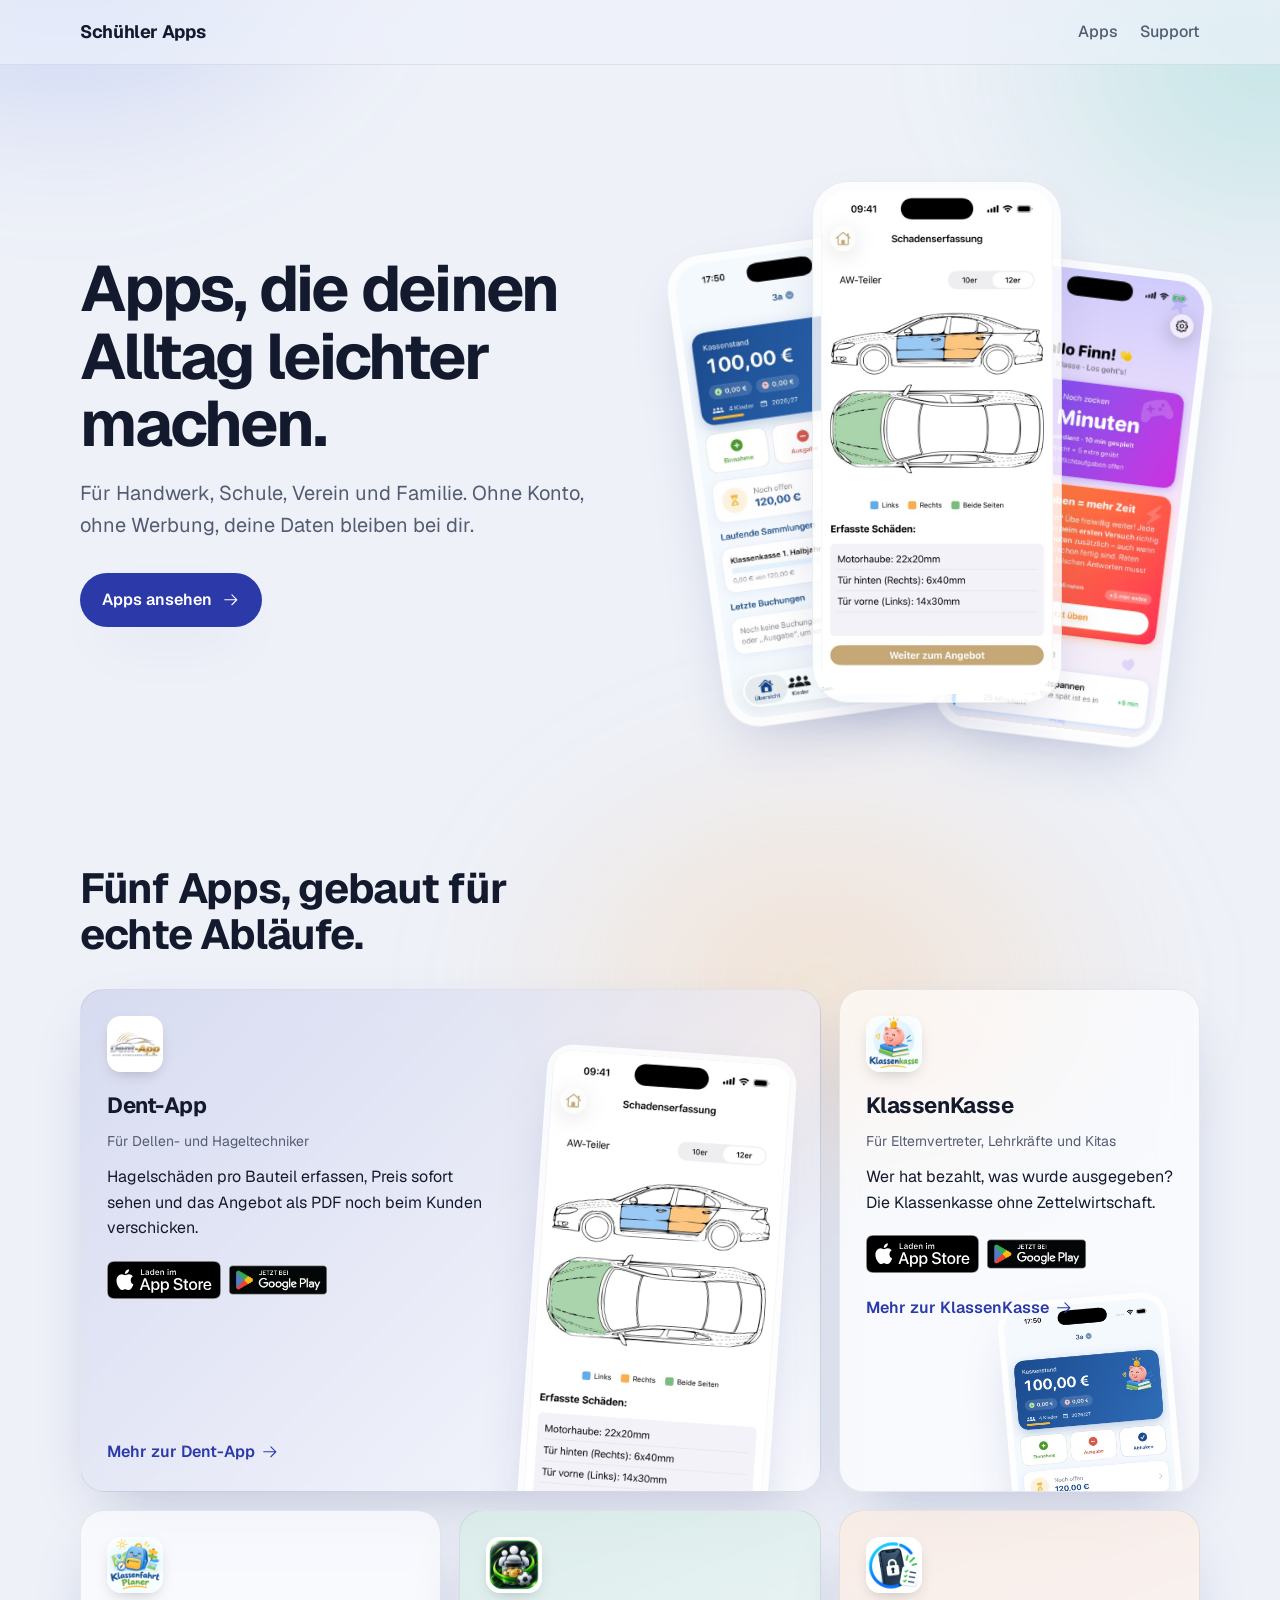
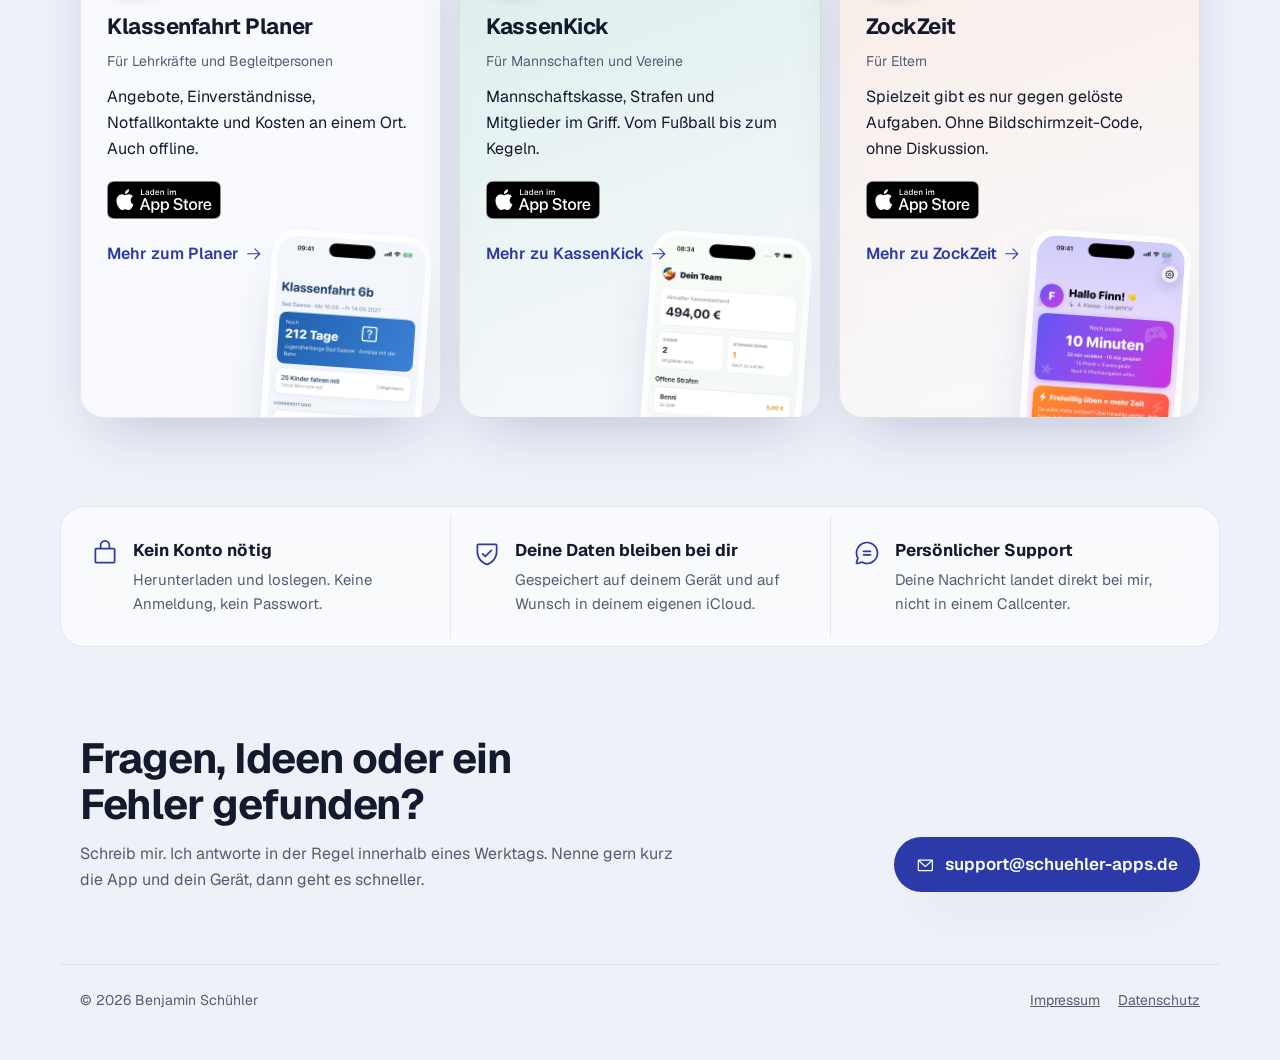
<file: index.html>
<!doctype html>
<html lang="de">
<head>
  <meta charset="utf-8">
  <meta name="viewport" content="width=device-width, initial-scale=1">
  <title>Apps von Benjamin Schühler</title>
  <meta name="description" content="Apps für Handwerk, Schule, Verein und Familie: Dent-App, KlassenKasse, Klassenfahrt Planer, KassenKick und ZockZeit. Ohne Konto, deine Daten bleiben bei dir.">
  <meta name="theme-color" content="#eef1f8">
  <link rel="icon" href="assets/dent-app.jpg">
  <link rel="preload" href="assets/fonts/Geist-Variable.woff2" as="font" type="font/woff2" crossorigin>
  <link rel="stylesheet" href="style.css?v=987d6cf9">
</head>
<body>
  <div class="aurora" aria-hidden="true"></div>

  <header class="nav">
    <div class="wrap nav-inner">
      <a class="brand" href="./">Schühler Apps</a>
      <nav aria-label="Hauptnavigation">
        <a href="#apps">Apps</a>
        <a href="#support">Support</a>
      </nav>
    </div>
  </header>

  <main>
    <section class="hero wrap">
      <div class="hero-text">
        <h1>Apps, die deinen Alltag leichter machen.</h1>
        <p class="lead">Für Handwerk, Schule, Verein und Familie. Ohne Konto, ohne Werbung, deine Daten bleiben bei dir.</p>
        <a class="btn" href="#apps">Apps ansehen <span class="icon"><svg aria-hidden="true" focusable="false" xmlns="http://www.w3.org/2000/svg" viewBox="0 0 256 256" fill="currentColor"><path d="M221.66,133.66l-72,72a8,8,0,0,1-11.32-11.32L196.69,136H40a8,8,0,0,1,0-16H196.69L138.34,61.66a8,8,0,0,1,11.32-11.32l72,72A8,8,0,0,1,221.66,133.66Z"/></svg></span></a>
      </div>
      <div class="hero-phones" aria-hidden="true">
        <figure class="phone p-back"><img src="assets/screens/klassenkasse.jpg" alt="" width="600" height="1299"></figure>
        <figure class="phone p-front"><img src="assets/screens/dent-app.jpg" alt="" width="552" height="1200"></figure>
        <figure class="phone p-side"><img src="assets/screens/zockzeit.jpg" alt="" width="600" height="1304"></figure>
      </div>
    </section>

    <section class="apps wrap" id="apps">
      <h2 class="reveal">Fünf Apps, gebaut für echte Abläufe.</h2>

      <div class="bento">
        <article class="cell c-dent reveal">
          <div class="cell-text">
            <img class="app-icon" src="assets/dent-app.jpg" alt="" width="64" height="64">
            <h3>Dent-App</h3>
            <p class="fuer">Für Dellen- und Hageltechniker</p>
            <p>Hagelschäden pro Bauteil erfassen, Preis sofort sehen und das Angebot als PDF noch beim Kunden verschicken.</p>
            <div class="links">
              <a href="https://apps.apple.com/de/app/id6809597661"><img src="assets/app-store-de.svg" alt="Laden im App Store" width="120" height="40"></a>
              <a href="https://play.google.com/store/apps/details?id=com.dentiq.app"><img class="gp" src="assets/google-play-de.png" alt="Jetzt bei Google Play" width="135" height="40"></a>
            </div>
            <a class="more" href="https://dent-app.de">Mehr zur Dent-App <span class="icon"><svg aria-hidden="true" focusable="false" xmlns="http://www.w3.org/2000/svg" viewBox="0 0 256 256" fill="currentColor"><path d="M221.66,133.66l-72,72a8,8,0,0,1-11.32-11.32L196.69,136H40a8,8,0,0,1,0-16H196.69L138.34,61.66a8,8,0,0,1,11.32-11.32l72,72A8,8,0,0,1,221.66,133.66Z"/></svg></span></a>
          </div>
          <img class="shot" src="assets/screens/dent-app.jpg" alt="Dent-App: Schadenserfassung mit farbig markierten Bauteilen" width="552" height="1200" loading="lazy">
        </article>

        <article class="cell c-kasse reveal">
          <div class="cell-text">
            <img class="app-icon" src="assets/klassenkasse.jpg" alt="" width="64" height="64">
            <h3>KlassenKasse</h3>
            <p class="fuer">Für Elternvertreter, Lehrkräfte und Kitas</p>
            <p>Wer hat bezahlt, was wurde ausgegeben? Die Klassenkasse ohne Zettelwirtschaft.</p>
            <div class="links">
              <a href="https://apps.apple.com/de/app/id6815326031"><img src="assets/app-store-de.svg" alt="Laden im App Store" width="120" height="40"></a>
              <a href="https://play.google.com/store/apps/details?id=com.benjaminschuehler.klassenkasse"><img class="gp" src="assets/google-play-de.png" alt="Jetzt bei Google Play" width="135" height="40"></a>
            </div>
            <a class="more" href="https://bennikrafft-beep.github.io/KlassenKasse/">Mehr zur KlassenKasse <span class="icon"><svg aria-hidden="true" focusable="false" xmlns="http://www.w3.org/2000/svg" viewBox="0 0 256 256" fill="currentColor"><path d="M221.66,133.66l-72,72a8,8,0,0,1-11.32-11.32L196.69,136H40a8,8,0,0,1,0-16H196.69L138.34,61.66a8,8,0,0,1,11.32-11.32l72,72A8,8,0,0,1,221.66,133.66Z"/></svg></span></a>
          </div>
          <img class="shot" src="assets/screens/klassenkasse.jpg" alt="KlassenKasse: Kassenstand und offene Beträge" width="600" height="1299" loading="lazy">
        </article>

        <article class="cell c-fahrt reveal">
          <div class="cell-text">
            <img class="app-icon" src="assets/klassenfahrt.jpg" alt="" width="64" height="64">
            <h3>Klassenfahrt Planer</h3>
            <p class="fuer">Für Lehrkräfte und Begleitpersonen</p>
            <p>Angebote, Einverständnisse, Notfallkontakte und Kosten an einem Ort. Auch offline.</p>
            <div class="links">
              <a href="https://apps.apple.com/de/app/id6821438487"><img src="assets/app-store-de.svg" alt="Laden im App Store" width="120" height="40"></a>
            </div>
            <a class="more" href="https://bennikrafft-beep.github.io/Klassenfahrt/">Mehr zum Planer <span class="icon"><svg aria-hidden="true" focusable="false" xmlns="http://www.w3.org/2000/svg" viewBox="0 0 256 256" fill="currentColor"><path d="M221.66,133.66l-72,72a8,8,0,0,1-11.32-11.32L196.69,136H40a8,8,0,0,1,0-16H196.69L138.34,61.66a8,8,0,0,1,11.32-11.32l72,72A8,8,0,0,1,221.66,133.66Z"/></svg></span></a>
          </div>
          <img class="shot" src="assets/screens/klassenfahrt.jpg" alt="Klassenfahrt Planer: Übersicht einer Fahrt mit Countdown" width="600" height="1304" loading="lazy">
        </article>

        <article class="cell c-kick reveal">
          <div class="cell-text">
            <img class="app-icon" src="assets/kassenkick.jpg" alt="" width="64" height="64">
            <h3>KassenKick</h3>
            <p class="fuer">Für Mannschaften und Vereine</p>
            <p>Mannschaftskasse, Strafen und Mitglieder im Griff. Vom Fußball bis zum Kegeln.</p>
            <div class="links">
              <a href="https://apps.apple.com/de/app/id6809922341"><img src="assets/app-store-de.svg" alt="Laden im App Store" width="120" height="40"></a>
            </div>
            <a class="more" href="https://bennikrafft-beep.github.io/KassenKick/">Mehr zu KassenKick <span class="icon"><svg aria-hidden="true" focusable="false" xmlns="http://www.w3.org/2000/svg" viewBox="0 0 256 256" fill="currentColor"><path d="M221.66,133.66l-72,72a8,8,0,0,1-11.32-11.32L196.69,136H40a8,8,0,0,1,0-16H196.69L138.34,61.66a8,8,0,0,1,11.32-11.32l72,72A8,8,0,0,1,221.66,133.66Z"/></svg></span></a>
          </div>
          <img class="shot" src="assets/screens/kassenkick.jpg" alt="KassenKick: Kassenstand, Strafen und Beiträge des Teams" width="600" height="1299" loading="lazy">
        </article>

        <article class="cell c-zock reveal">
          <div class="cell-text">
            <img class="app-icon" src="assets/zockzeit.jpg" alt="" width="64" height="64">
            <h3>ZockZeit</h3>
            <p class="fuer">Für Eltern</p>
            <p>Spielzeit gibt es nur gegen gelöste Aufgaben. Ohne Bildschirmzeit-Code, ohne Diskussion.</p>
            <div class="links">
              <a href="https://apps.apple.com/de/app/id6824279744"><img src="assets/app-store-de.svg" alt="Laden im App Store" width="120" height="40"></a>
            </div>
            <a class="more" href="zockzeit">Mehr zu ZockZeit <span class="icon"><svg aria-hidden="true" focusable="false" xmlns="http://www.w3.org/2000/svg" viewBox="0 0 256 256" fill="currentColor"><path d="M221.66,133.66l-72,72a8,8,0,0,1-11.32-11.32L196.69,136H40a8,8,0,0,1,0-16H196.69L138.34,61.66a8,8,0,0,1,11.32-11.32l72,72A8,8,0,0,1,221.66,133.66Z"/></svg></span></a>
          </div>
          <img class="shot" src="assets/screens/zockzeit.jpg" alt="ZockZeit: Startbildschirm für das Kind mit verdienter Spielzeit" width="600" height="1304" loading="lazy">
        </article>
      </div>
    </section>

    <section class="werte wrap reveal" aria-label="So sind die Apps gebaut">
      <div class="wert">
        <span class="icon big"><svg aria-hidden="true" focusable="false" xmlns="http://www.w3.org/2000/svg" viewBox="0 0 256 256" fill="currentColor"><path d="M208,80H176V56a48,48,0,0,0-96,0V80H48A16,16,0,0,0,32,96V208a16,16,0,0,0,16,16H208a16,16,0,0,0,16-16V96A16,16,0,0,0,208,80ZM96,56a32,32,0,0,1,64,0V80H96ZM208,208H48V96H208V208Z"/></svg></span>
        <div><h3>Kein Konto nötig</h3><p>Herunterladen und loslegen. Keine Anmeldung, kein Passwort.</p></div>
      </div>
      <div class="wert">
        <span class="icon big"><svg aria-hidden="true" focusable="false" xmlns="http://www.w3.org/2000/svg" viewBox="0 0 256 256" fill="currentColor"><path d="M208,40H48A16,16,0,0,0,32,56v56c0,52.72,25.52,84.67,46.93,102.19,23.06,18.86,46,25.26,47,25.53a8,8,0,0,0,4.2,0c1-.27,23.91-6.67,47-25.53C198.48,196.67,224,164.72,224,112V56A16,16,0,0,0,208,40Zm0,72c0,37.07-13.66,67.16-40.6,89.42A129.3,129.3,0,0,1,128,223.62a128.25,128.25,0,0,1-38.92-21.81C61.82,179.51,48,149.3,48,112l0-56,160,0ZM82.34,141.66a8,8,0,0,1,11.32-11.32L112,148.69l50.34-50.35a8,8,0,0,1,11.32,11.32l-56,56a8,8,0,0,1-11.32,0Z"/></svg></span>
        <div><h3>Deine Daten bleiben bei dir</h3><p>Gespeichert auf deinem Gerät und auf Wunsch in deinem eigenen iCloud.</p></div>
      </div>
      <div class="wert">
        <span class="icon big"><svg aria-hidden="true" focusable="false" xmlns="http://www.w3.org/2000/svg" viewBox="0 0 256 256" fill="currentColor"><path d="M168,112a8,8,0,0,1-8,8H96a8,8,0,0,1,0-16h64A8,8,0,0,1,168,112Zm-8,24H96a8,8,0,0,0,0,16h64a8,8,0,0,0,0-16Zm72-8A104,104,0,0,1,79.12,219.82L45.07,231.17a16,16,0,0,1-20.24-20.24l11.35-34.05A104,104,0,1,1,232,128Zm-16,0A88,88,0,1,0,51.81,172.06a8,8,0,0,1,.66,6.54L40,216,77.4,203.53a7.85,7.85,0,0,1,2.53-.42,8,8,0,0,1,4,1.08A88,88,0,0,0,216,128Z"/></svg></span>
        <div><h3>Persönlicher Support</h3><p>Deine Nachricht landet direkt bei mir, nicht in einem Callcenter.</p></div>
      </div>
    </section>

    <section class="support wrap reveal" id="support">
      <div>
        <h2>Fragen, Ideen oder ein Fehler gefunden?</h2>
        <p>Schreib mir. Ich antworte in der Regel innerhalb eines Werktags. Nenne gern kurz die App und dein Gerät, dann geht es schneller.</p>
      </div>
      <a class="btn btn-mail" href="mailto:support@schuehler-apps.de"><span class="icon"><svg aria-hidden="true" focusable="false" xmlns="http://www.w3.org/2000/svg" viewBox="0 0 256 256" fill="currentColor"><path d="M224,48H32a8,8,0,0,0-8,8V192a16,16,0,0,0,16,16H216a16,16,0,0,0,16-16V56A8,8,0,0,0,224,48ZM203.43,64,128,133.15,52.57,64ZM216,192H40V74.19l82.59,75.71a8,8,0,0,0,10.82,0L216,74.19V192Z"/></svg></span>support@schuehler-apps.de</a>
    </section>
  </main>

  <footer class="wrap">
    <span>&copy; 2026 Benjamin Schühler</span>
    <nav aria-label="Rechtliches">
      <a href="impressum.html">Impressum</a>
      <a href="datenschutz.html">Datenschutz</a>
    </nav>
  </footer>

  <script>
    // Einblenden beim Scrollen (ohne Scroll-Listener); bei reduzierter Bewegung sofort sichtbar
    (function () {
      var items = document.querySelectorAll('.reveal');
      if (!('IntersectionObserver' in window) || matchMedia('(prefers-reduced-motion: reduce)').matches) {
        items.forEach(function (el) { el.classList.add('in'); });
        return;
      }
      var io = new IntersectionObserver(function (entries) {
        entries.forEach(function (e) {
          if (e.isIntersecting) { e.target.classList.add('in'); io.unobserve(e.target); }
        });
      }, { threshold: 0.15 });
      items.forEach(function (el) { io.observe(el); });
    })();
  </script>
</body>
</html>
</file>
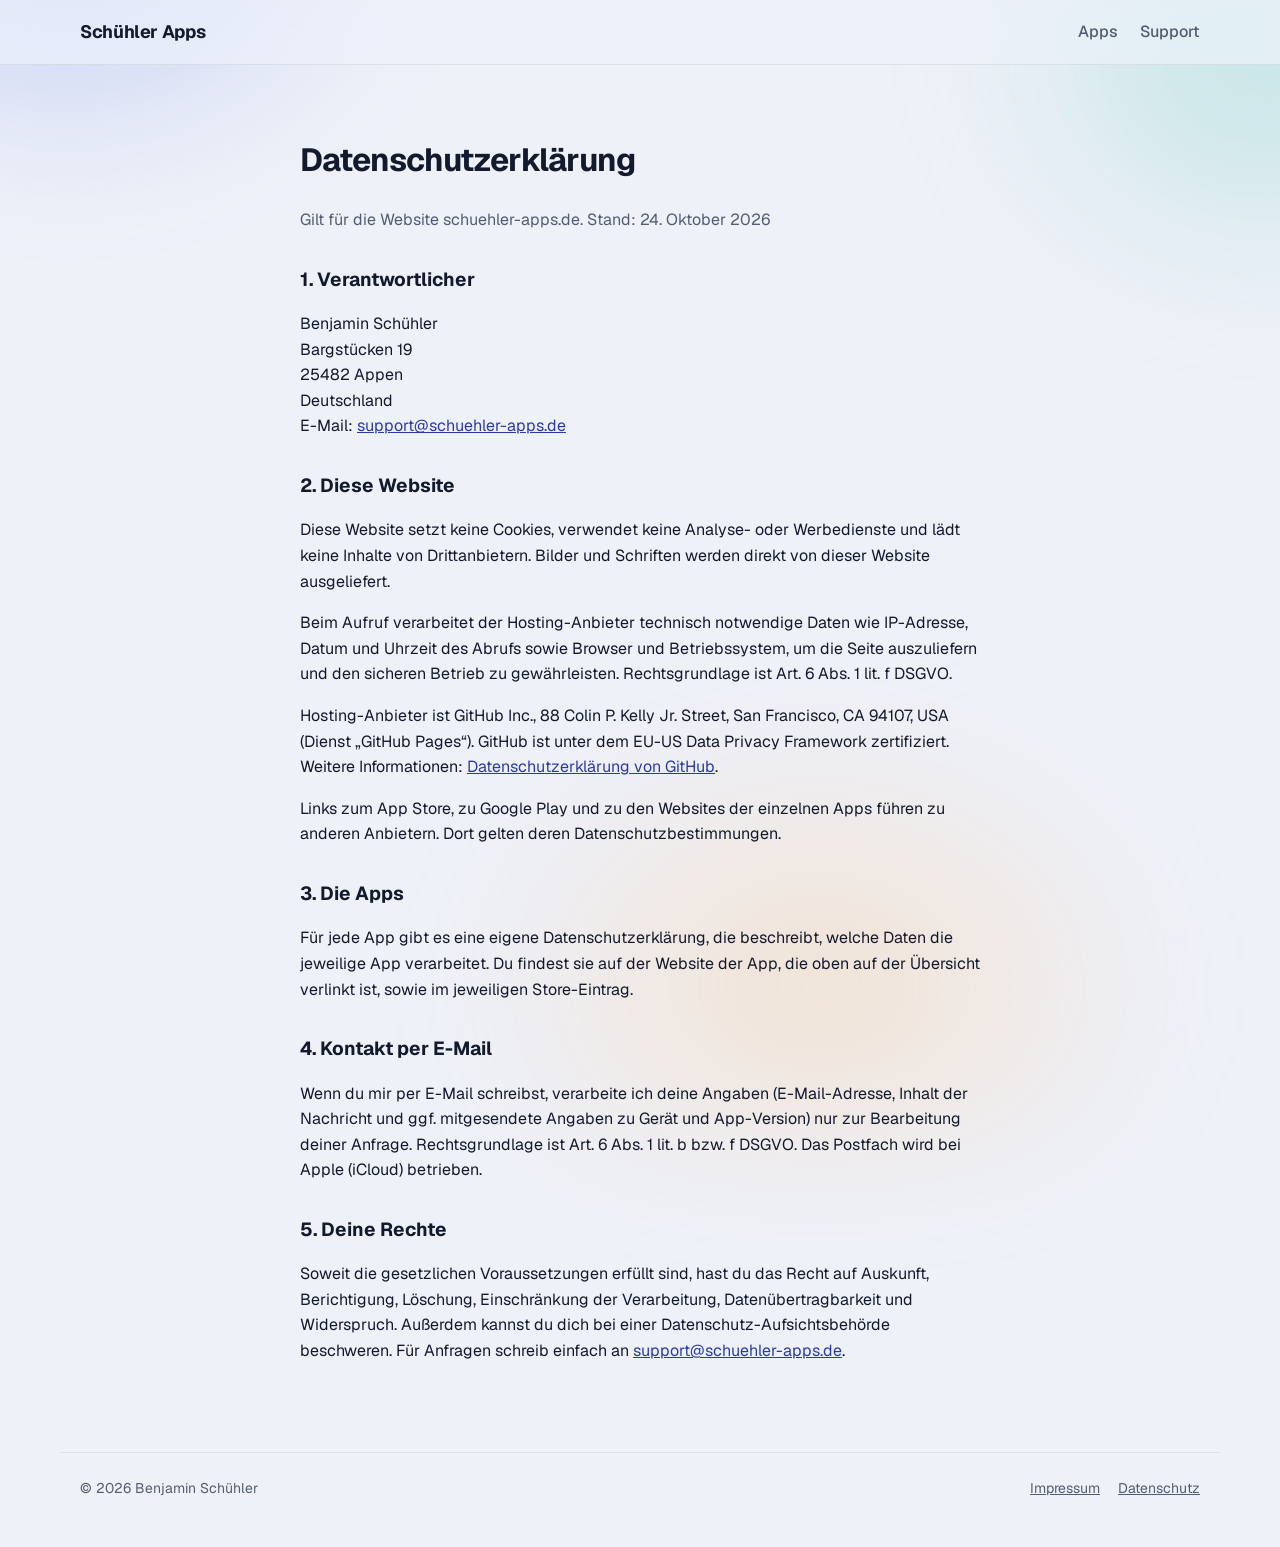
<file: datenschutz.html>
<!doctype html>
<html lang="de">
<head>
  <meta charset="utf-8">
  <meta name="viewport" content="width=device-width, initial-scale=1">
  <title>Datenschutz | Apps von Benjamin Schühler</title>
  <link rel="icon" href="assets/dent-app.jpg">
  <link rel="preload" href="assets/fonts/Geist-Variable.woff2" as="font" type="font/woff2" crossorigin>
  <link rel="stylesheet" href="style.css?v=987d6cf9">
</head>
<body>
  <div class="aurora" aria-hidden="true"></div>

  <header class="nav">
    <div class="wrap nav-inner">
      <a class="brand" href="./">Schühler Apps</a>
      <nav aria-label="Hauptnavigation">
        <a href="./#apps">Apps</a>
        <a href="./#support">Support</a>
      </nav>
    </div>
  </header>

  <main class="text wrap">
    <h1>Datenschutzerklärung</h1>
    <p class="muted">Gilt für die Website schuehler-apps.de. Stand: 24. Oktober 2026</p>

    <h2>1. Verantwortlicher</h2>
    <p>Benjamin Schühler<br>Bargstücken 19<br>25482 Appen<br>Deutschland<br>E-Mail: <a href="mailto:support@schuehler-apps.de">support@schuehler-apps.de</a></p>

    <h2>2. Diese Website</h2>
    <p>Diese Website setzt keine Cookies, verwendet keine Analyse- oder Werbedienste und lädt keine Inhalte von Drittanbietern. Bilder und Schriften werden direkt von dieser Website ausgeliefert.</p>
    <p>Beim Aufruf verarbeitet der Hosting-Anbieter technisch notwendige Daten wie IP-Adresse, Datum und Uhrzeit des Abrufs sowie Browser und Betriebssystem, um die Seite auszuliefern und den sicheren Betrieb zu gewährleisten. Rechtsgrundlage ist Art. 6 Abs. 1 lit. f DSGVO.</p>
    <p>Hosting-Anbieter ist GitHub Inc., 88 Colin P. Kelly Jr. Street, San Francisco, CA 94107, USA (Dienst „GitHub Pages“). GitHub ist unter dem EU-US Data Privacy Framework zertifiziert. Weitere Informationen: <a href="https://docs.github.com/de/site-policy/privacy-policies/github-general-privacy-statement">Datenschutzerklärung von GitHub</a>.</p>
    <p>Links zum App Store, zu Google Play und zu den Websites der einzelnen Apps führen zu anderen Anbietern. Dort gelten deren Datenschutzbestimmungen.</p>

    <h2>3. Die Apps</h2>
    <p>Für jede App gibt es eine eigene Datenschutzerklärung, die beschreibt, welche Daten die jeweilige App verarbeitet. Du findest sie auf der Website der App, die oben auf der Übersicht verlinkt ist, sowie im jeweiligen Store-Eintrag.</p>

    <h2>4. Kontakt per E-Mail</h2>
    <p>Wenn du mir per E-Mail schreibst, verarbeite ich deine Angaben (E-Mail-Adresse, Inhalt der Nachricht und ggf. mitgesendete Angaben zu Gerät und App-Version) nur zur Bearbeitung deiner Anfrage. Rechtsgrundlage ist Art. 6 Abs. 1 lit. b bzw. f DSGVO. Das Postfach wird bei Apple (iCloud) betrieben.</p>

    <h2>5. Deine Rechte</h2>
    <p>Soweit die gesetzlichen Voraussetzungen erfüllt sind, hast du das Recht auf Auskunft, Berichtigung, Löschung, Einschränkung der Verarbeitung, Datenübertragbarkeit und Widerspruch. Außerdem kannst du dich bei einer Datenschutz-Aufsichtsbehörde beschweren. Für Anfragen schreib einfach an <a href="mailto:support@schuehler-apps.de?subject=Datenschutz-Anfrage">support@schuehler-apps.de</a>.</p>
  </main>
  <footer class="wrap">
    <span>&copy; 2026 Benjamin Schühler</span>
    <nav aria-label="Rechtliches">
      <a href="impressum.html">Impressum</a>
      <a href="datenschutz.html">Datenschutz</a>
    </nav>
  </footer>
</body>
</html>
</file>
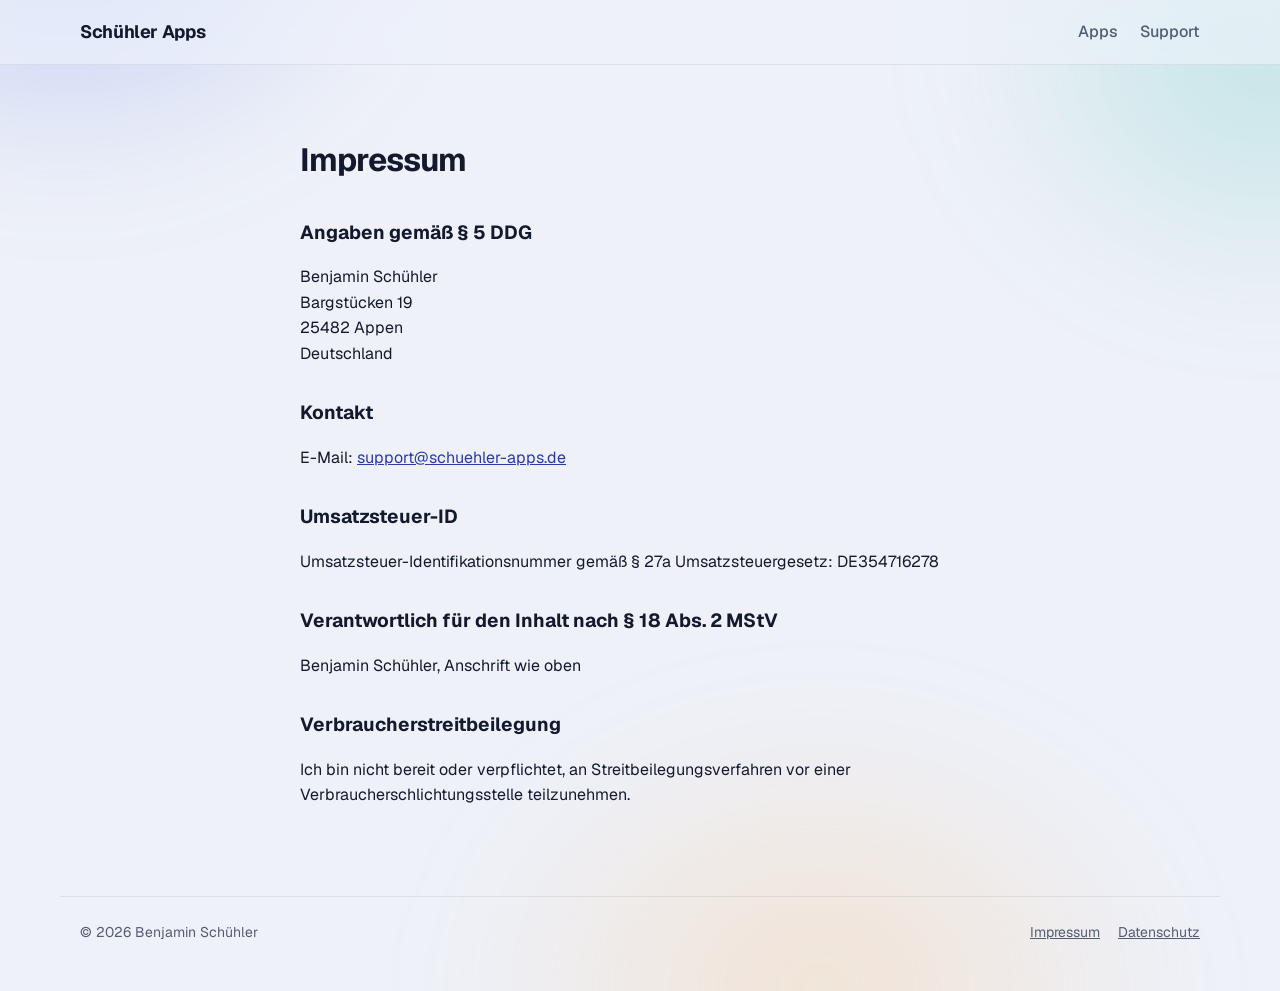
<file: impressum.html>
<!doctype html>
<html lang="de">
<head>
  <meta charset="utf-8">
  <meta name="viewport" content="width=device-width, initial-scale=1">
  <title>Impressum | Apps von Benjamin Schühler</title>
  <link rel="icon" href="assets/dent-app.jpg">
  <link rel="preload" href="assets/fonts/Geist-Variable.woff2" as="font" type="font/woff2" crossorigin>
  <link rel="stylesheet" href="style.css?v=987d6cf9">
</head>
<body>
  <div class="aurora" aria-hidden="true"></div>

  <header class="nav">
    <div class="wrap nav-inner">
      <a class="brand" href="./">Schühler Apps</a>
      <nav aria-label="Hauptnavigation">
        <a href="./#apps">Apps</a>
        <a href="./#support">Support</a>
      </nav>
    </div>
  </header>

  <main class="text wrap">
    <h1>Impressum</h1>
    <h2>Angaben gemäß § 5 DDG</h2>
    <p>Benjamin Schühler<br>Bargstücken 19<br>25482 Appen<br>Deutschland</p>
    <h2>Kontakt</h2>
    <p>E-Mail: <a href="mailto:support@schuehler-apps.de">support@schuehler-apps.de</a></p>
    <h2>Umsatzsteuer-ID</h2>
    <p>Umsatzsteuer-Identifikationsnummer gemäß § 27a Umsatzsteuergesetz: DE354716278</p>
    <h2>Verantwortlich für den Inhalt nach § 18 Abs. 2 MStV</h2>
    <p>Benjamin Schühler, Anschrift wie oben</p>
    <h2>Verbraucherstreitbeilegung</h2>
    <p>Ich bin nicht bereit oder verpflichtet, an Streitbeilegungsverfahren vor einer Verbraucherschlichtungsstelle teilzunehmen.</p>
  </main>
  <footer class="wrap">
    <span>&copy; 2026 Benjamin Schühler</span>
    <nav aria-label="Rechtliches">
      <a href="impressum.html">Impressum</a>
      <a href="datenschutz.html">Datenschutz</a>
    </nav>
  </footer>
</body>
</html>
</file>
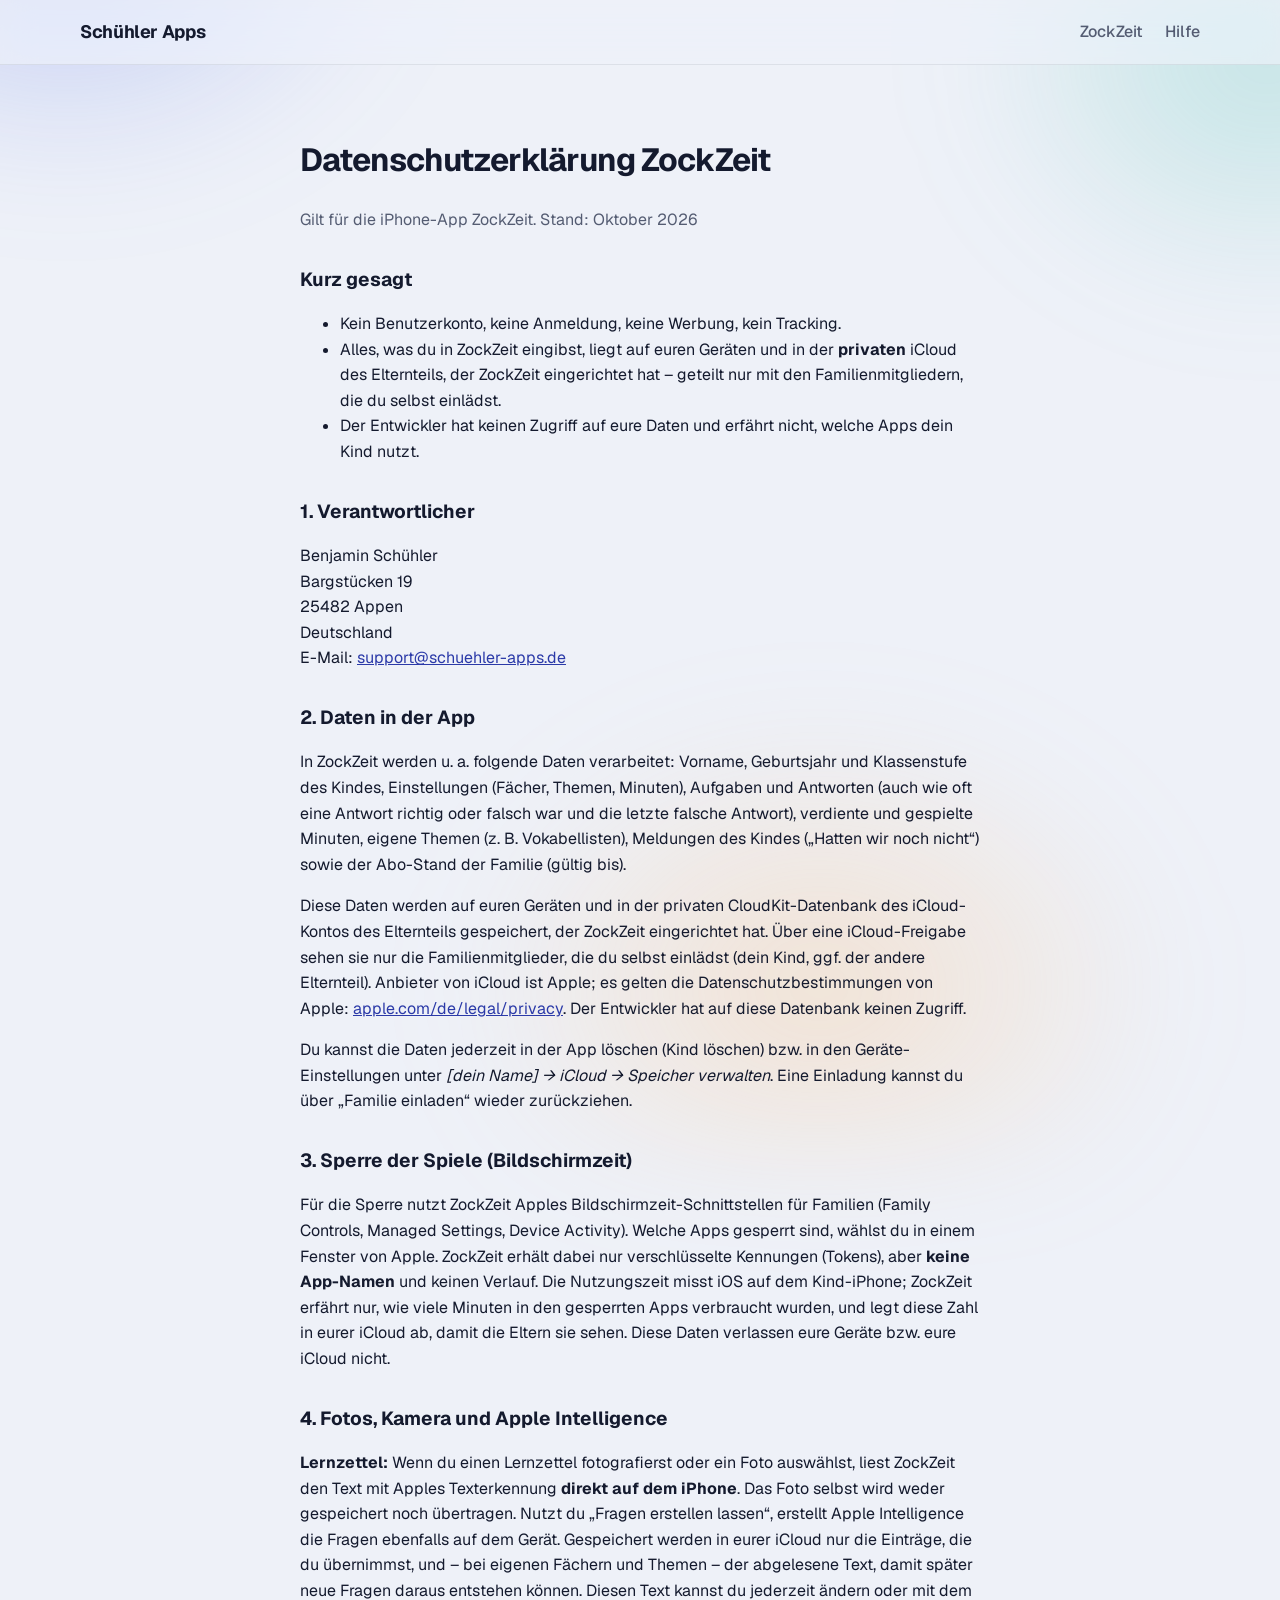
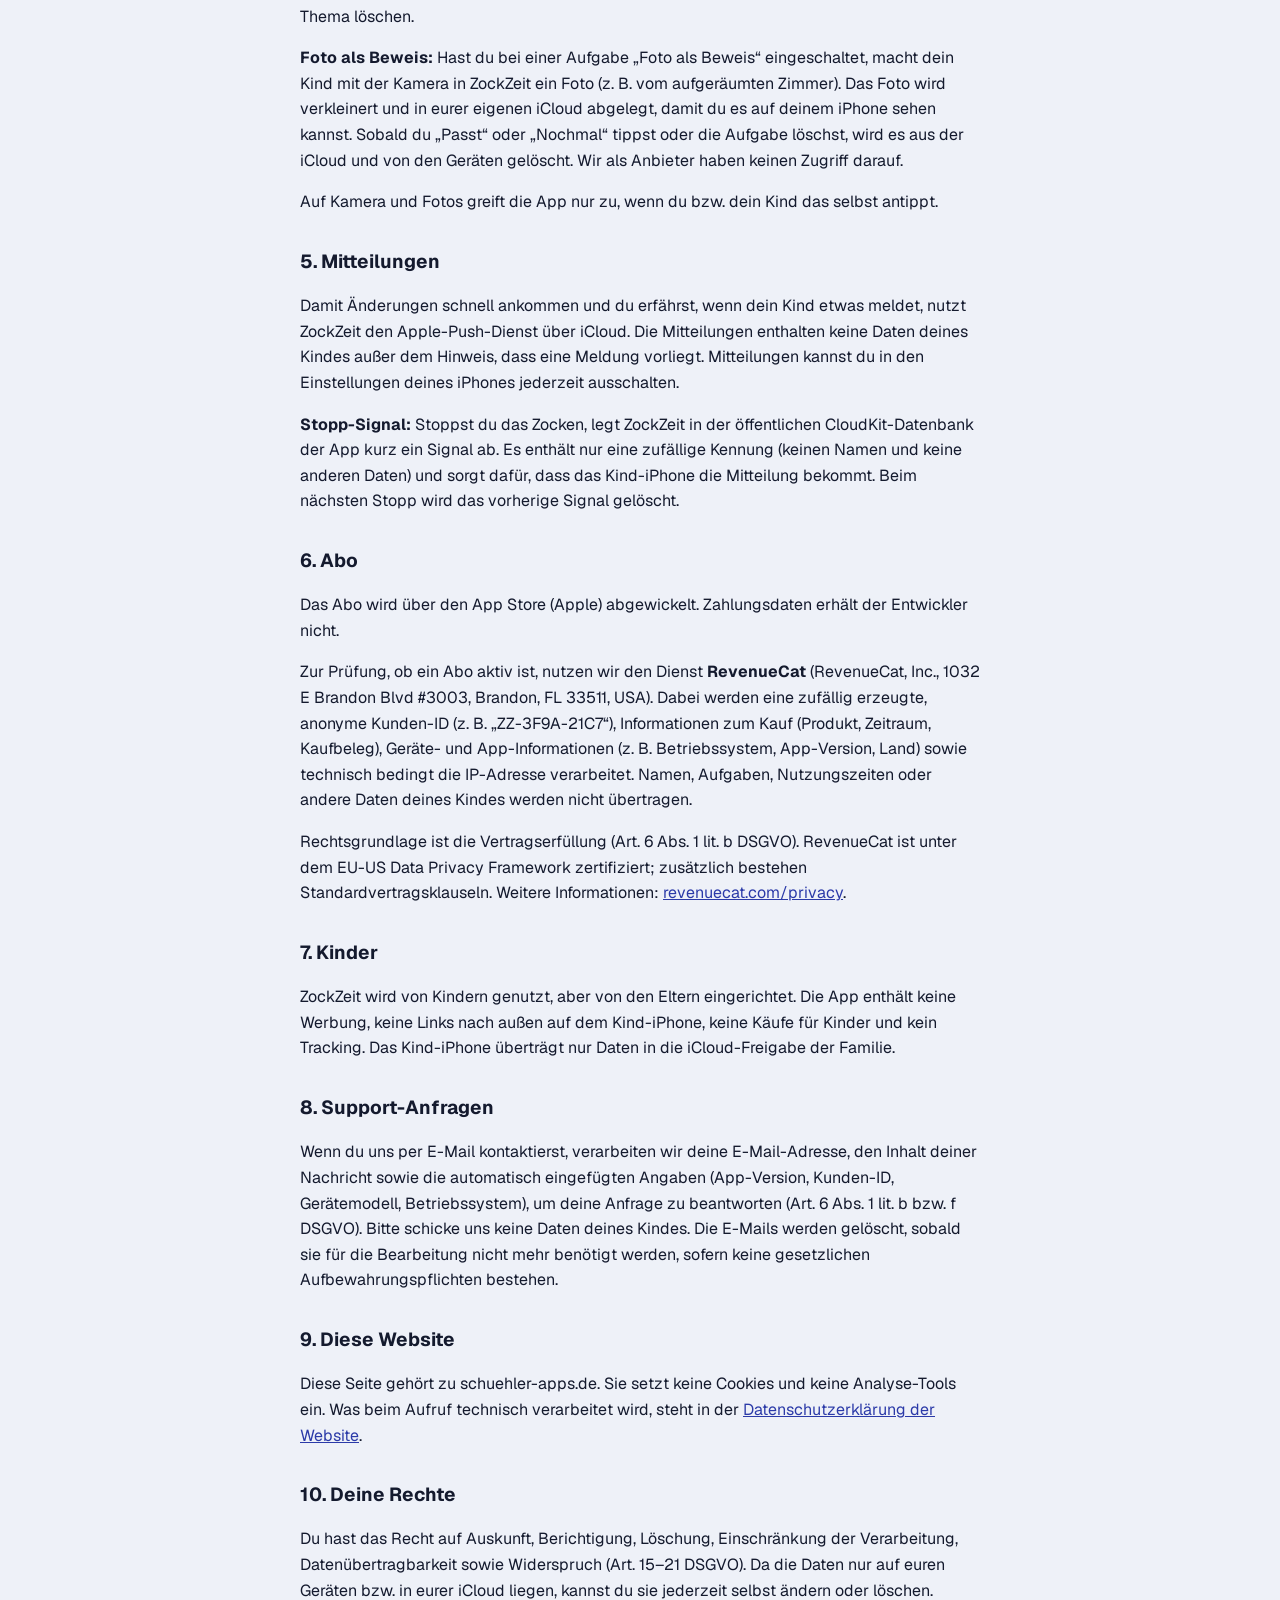
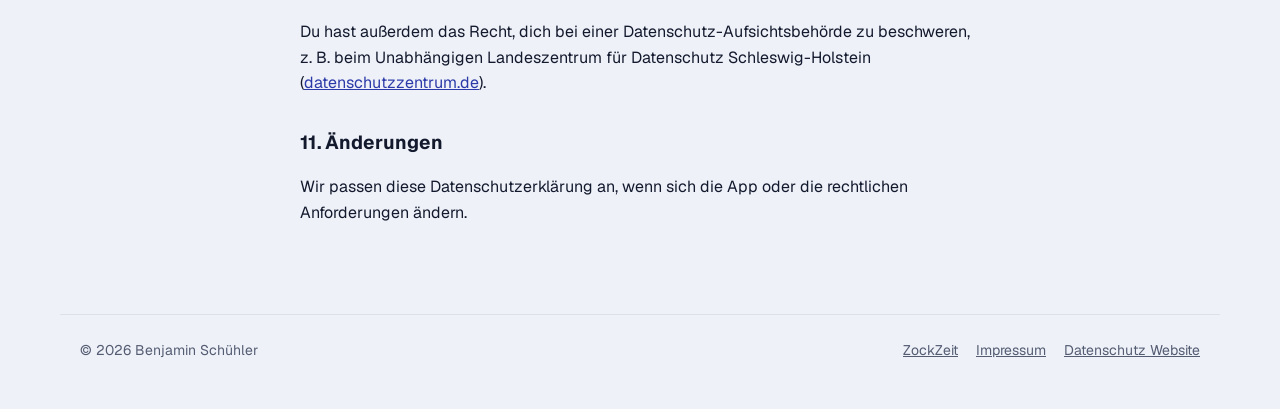
<file: zockzeit-datenschutz.html>
<!doctype html>
<html lang="de">
<head>
  <meta charset="utf-8">
  <meta name="viewport" content="width=device-width, initial-scale=1">
  <title>Datenschutz ZockZeit | Schühler Apps</title>
  <meta name="description" content="Datenschutzerklärung der App ZockZeit: kein Konto, kein Tracking, alle Daten in eurer eigenen iCloud.">
  <link rel="icon" href="assets/zockzeit.jpg">
  <link rel="preload" href="assets/fonts/Geist-Variable.woff2" as="font" type="font/woff2" crossorigin>
  <link rel="stylesheet" href="style.css?v=987d6cf9">
</head>
<body>
  <div class="aurora" aria-hidden="true"></div>

  <header class="nav">
    <div class="wrap nav-inner">
      <a class="brand" href="./">Schühler Apps</a>
      <nav aria-label="Hauptnavigation">
        <a href="zockzeit">ZockZeit</a>
        <a href="zockzeit#probleme">Hilfe</a>
      </nav>
    </div>
  </header>

  <main class="text wrap">
    <h1>Datenschutzerklärung ZockZeit</h1>
    <p class="muted">Gilt für die iPhone-App ZockZeit. Stand: Oktober 2026</p>

    <h2>Kurz gesagt</h2>
    <ul>
      <li>Kein Benutzerkonto, keine Anmeldung, keine Werbung, kein Tracking.</li>
      <li>Alles, was du in ZockZeit eingibst, liegt auf euren Geräten und in der <strong>privaten</strong> iCloud des Elternteils, der ZockZeit eingerichtet hat – geteilt nur mit den Familienmitgliedern, die du selbst einlädst.</li>
      <li>Der Entwickler hat keinen Zugriff auf eure Daten und erfährt nicht, welche Apps dein Kind nutzt.</li>
    </ul>

    <h2>1. Verantwortlicher</h2>
    <p>
      Benjamin Schühler<br>
      Bargstücken 19<br>
      25482 Appen<br>
      Deutschland<br>
      E-Mail: <a href="mailto:support@schuehler-apps.de">support@schuehler-apps.de</a>
    </p>

    <h2>2. Daten in der App</h2>
    <p>In ZockZeit werden u. a. folgende Daten verarbeitet: Vorname, Geburtsjahr und Klassenstufe des Kindes, Einstellungen (Fächer, Themen, Minuten), Aufgaben und Antworten (auch wie oft eine Antwort richtig oder falsch war und die letzte falsche Antwort), verdiente und gespielte Minuten, eigene Themen (z. B. Vokabellisten), Meldungen des Kindes („Hatten wir noch nicht“) sowie der Abo-Stand der Familie (gültig bis).</p>
    <p>Diese Daten werden auf euren Geräten und in der privaten CloudKit-Datenbank des iCloud-Kontos des Elternteils gespeichert, der ZockZeit eingerichtet hat. Über eine iCloud-Freigabe sehen sie nur die Familienmitglieder, die du selbst einlädst (dein Kind, ggf. der andere Elternteil). Anbieter von iCloud ist Apple; es gelten die Datenschutzbestimmungen von Apple: <a href="https://www.apple.com/de/legal/privacy/">apple.com/de/legal/privacy</a>. Der Entwickler hat auf diese Datenbank keinen Zugriff.</p>
    <p>Du kannst die Daten jederzeit in der App löschen (Kind löschen) bzw. in den Geräte-Einstellungen unter <em>[dein Name] → iCloud → Speicher verwalten</em>. Eine Einladung kannst du über „Familie einladen“ wieder zurückziehen.</p>

    <h2>3. Sperre der Spiele (Bildschirmzeit)</h2>
    <p>Für die Sperre nutzt ZockZeit Apples Bildschirmzeit-Schnittstellen für Familien (Family Controls, Managed Settings, Device Activity). Welche Apps gesperrt sind, wählst du in einem Fenster von Apple. ZockZeit erhält dabei nur verschlüsselte Kennungen (Tokens), aber <strong>keine App-Namen</strong> und keinen Verlauf. Die Nutzungszeit misst iOS auf dem Kind-iPhone; ZockZeit erfährt nur, wie viele Minuten in den gesperrten Apps verbraucht wurden, und legt diese Zahl in eurer iCloud ab, damit die Eltern sie sehen. Diese Daten verlassen eure Geräte bzw. eure iCloud nicht.</p>

    <h2>4. Fotos, Kamera und Apple Intelligence</h2>
    <p><strong>Lernzettel:</strong> Wenn du einen Lernzettel fotografierst oder ein Foto auswählst, liest ZockZeit den Text mit Apples Texterkennung <strong>direkt auf dem iPhone</strong>. Das Foto selbst wird weder gespeichert noch übertragen. Nutzt du „Fragen erstellen lassen“, erstellt Apple Intelligence die Fragen ebenfalls auf dem Gerät. Gespeichert werden in eurer iCloud nur die Einträge, die du übernimmst, und – bei eigenen Fächern und Themen – der abgelesene Text, damit später neue Fragen daraus entstehen können. Diesen Text kannst du jederzeit ändern oder mit dem Thema löschen.</p>
    <p><strong>Foto als Beweis:</strong> Hast du bei einer Aufgabe „Foto als Beweis“ eingeschaltet, macht dein Kind mit der Kamera in ZockZeit ein Foto (z. B. vom aufgeräumten Zimmer). Das Foto wird verkleinert und in eurer eigenen iCloud abgelegt, damit du es auf deinem iPhone sehen kannst. Sobald du „Passt“ oder „Nochmal“ tippst oder die Aufgabe löschst, wird es aus der iCloud und von den Geräten gelöscht. Wir als Anbieter haben keinen Zugriff darauf.</p>
    <p>Auf Kamera und Fotos greift die App nur zu, wenn du bzw. dein Kind das selbst antippt.</p>

    <h2>5. Mitteilungen</h2>
    <p>Damit Änderungen schnell ankommen und du erfährst, wenn dein Kind etwas meldet, nutzt ZockZeit den Apple-Push-Dienst über iCloud. Die Mitteilungen enthalten keine Daten deines Kindes außer dem Hinweis, dass eine Meldung vorliegt. Mitteilungen kannst du in den Einstellungen deines iPhones jederzeit ausschalten.</p>
    <p><strong>Stopp-Signal:</strong> Stoppst du das Zocken, legt ZockZeit in der öffentlichen CloudKit-Datenbank der App kurz ein Signal ab. Es enthält nur eine zufällige Kennung (keinen Namen und keine anderen Daten) und sorgt dafür, dass das Kind-iPhone die Mitteilung bekommt. Beim nächsten Stopp wird das vorherige Signal gelöscht.</p>

    <h2>6. Abo</h2>
    <p>Das Abo wird über den App Store (Apple) abgewickelt. Zahlungsdaten erhält der Entwickler nicht.</p>
    <p>Zur Prüfung, ob ein Abo aktiv ist, nutzen wir den Dienst <strong>RevenueCat</strong> (RevenueCat, Inc., 1032 E Brandon Blvd #3003, Brandon, FL 33511, USA). Dabei werden eine zufällig erzeugte, anonyme Kunden-ID (z. B. „ZZ-3F9A-21C7“), Informationen zum Kauf (Produkt, Zeitraum, Kaufbeleg), Geräte- und App-Informationen (z. B. Betriebssystem, App-Version, Land) sowie technisch bedingt die IP-Adresse verarbeitet. Namen, Aufgaben, Nutzungszeiten oder andere Daten deines Kindes werden nicht übertragen.</p>
    <p>Rechtsgrundlage ist die Vertragserfüllung (Art. 6 Abs. 1 lit. b DSGVO). RevenueCat ist unter dem EU-US Data Privacy Framework zertifiziert; zusätzlich bestehen Standardvertragsklauseln. Weitere Informationen: <a href="https://www.revenuecat.com/privacy">revenuecat.com/privacy</a>.</p>

    <h2>7. Kinder</h2>
    <p>ZockZeit wird von Kindern genutzt, aber von den Eltern eingerichtet. Die App enthält keine Werbung, keine Links nach außen auf dem Kind-iPhone, keine Käufe für Kinder und kein Tracking. Das Kind-iPhone überträgt nur Daten in die iCloud-Freigabe der Familie.</p>

    <h2>8. Support-Anfragen</h2>
    <p>Wenn du uns per E-Mail kontaktierst, verarbeiten wir deine E-Mail-Adresse, den Inhalt deiner Nachricht sowie die automatisch eingefügten Angaben (App-Version, Kunden-ID, Gerätemodell, Betriebssystem), um deine Anfrage zu beantworten (Art. 6 Abs. 1 lit. b bzw. f DSGVO). Bitte schicke uns keine Daten deines Kindes. Die E-Mails werden gelöscht, sobald sie für die Bearbeitung nicht mehr benötigt werden, sofern keine gesetzlichen Aufbewahrungspflichten bestehen.</p>

    <h2>9. Diese Website</h2>
    <p>Diese Seite gehört zu schuehler-apps.de. Sie setzt keine Cookies und keine Analyse-Tools ein. Was beim Aufruf technisch verarbeitet wird, steht in der <a href="datenschutz.html">Datenschutzerklärung der Website</a>.</p>

    <h2>10. Deine Rechte</h2>
    <p>Du hast das Recht auf Auskunft, Berichtigung, Löschung, Einschränkung der Verarbeitung, Datenübertragbarkeit sowie Widerspruch (Art. 15–21 DSGVO). Da die Daten nur auf euren Geräten bzw. in eurer iCloud liegen, kannst du sie jederzeit selbst ändern oder löschen.</p>
    <p>Du hast außerdem das Recht, dich bei einer Datenschutz-Aufsichtsbehörde zu beschweren, z. B. beim Unabhängigen Landeszentrum für Datenschutz Schleswig-Holstein (<a href="https://www.datenschutzzentrum.de">datenschutzzentrum.de</a>).</p>

    <h2>11. Änderungen</h2>
    <p>Wir passen diese Datenschutzerklärung an, wenn sich die App oder die rechtlichen Anforderungen ändern.</p>
    
  </main>

  <footer class="wrap">
    <span>&copy; 2026 Benjamin Schühler</span>
    <nav aria-label="Rechtliches">
      <a href="zockzeit">ZockZeit</a>
      <a href="impressum.html">Impressum</a>
      <a href="datenschutz.html">Datenschutz Website</a>
    </nav>
  </footer>
</body>
</html>
</file>
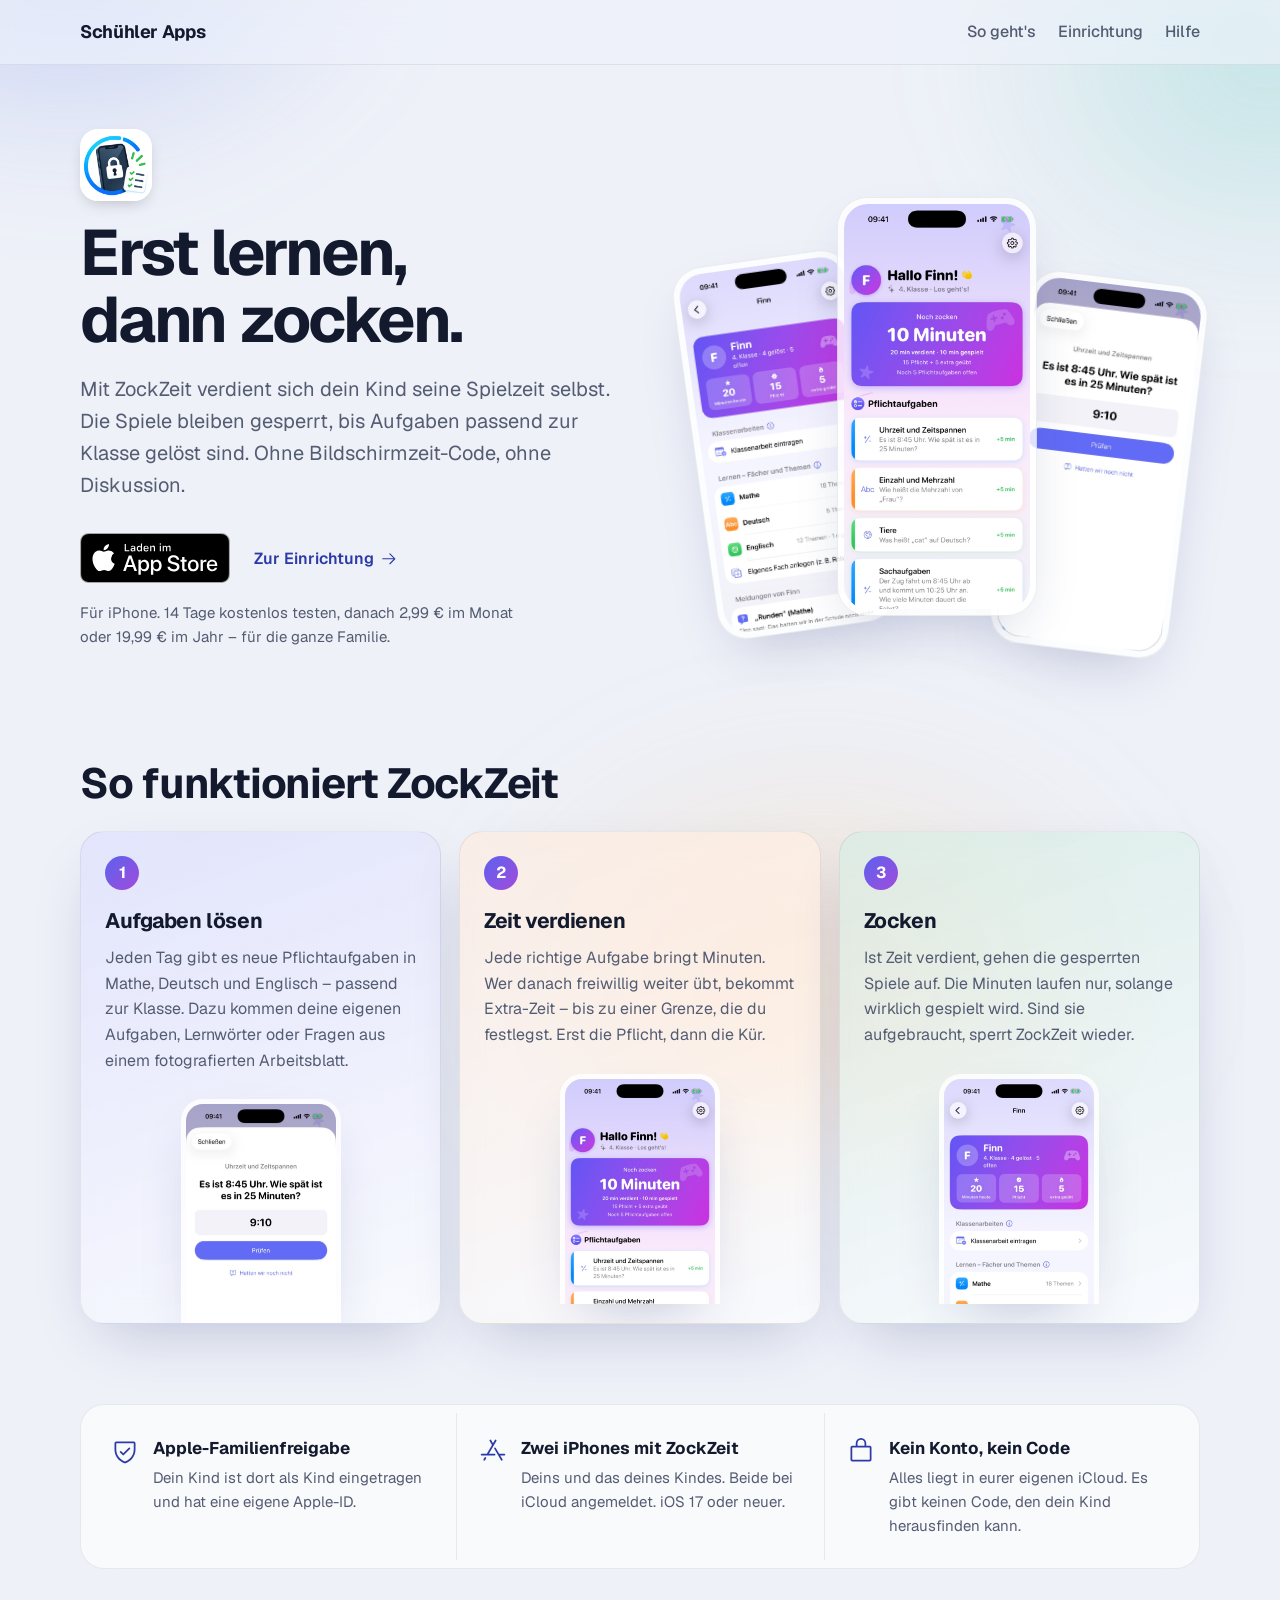
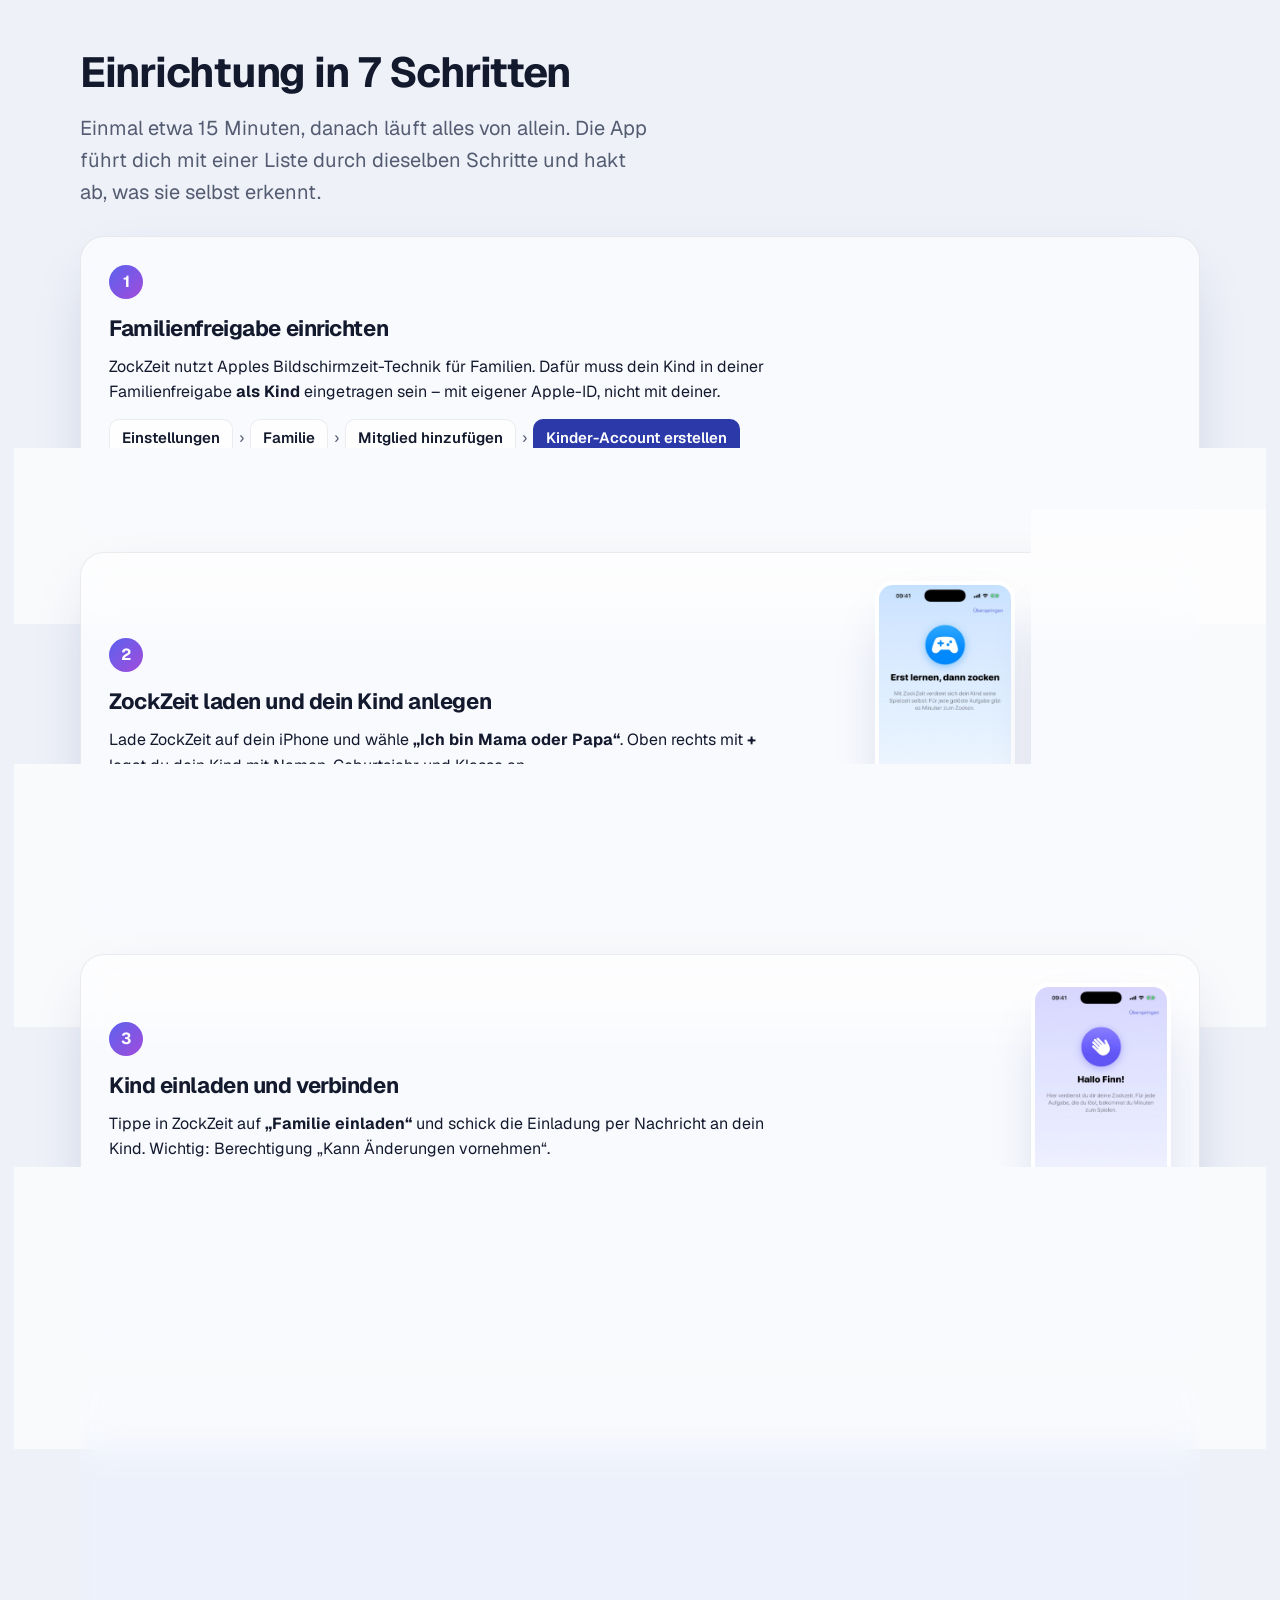
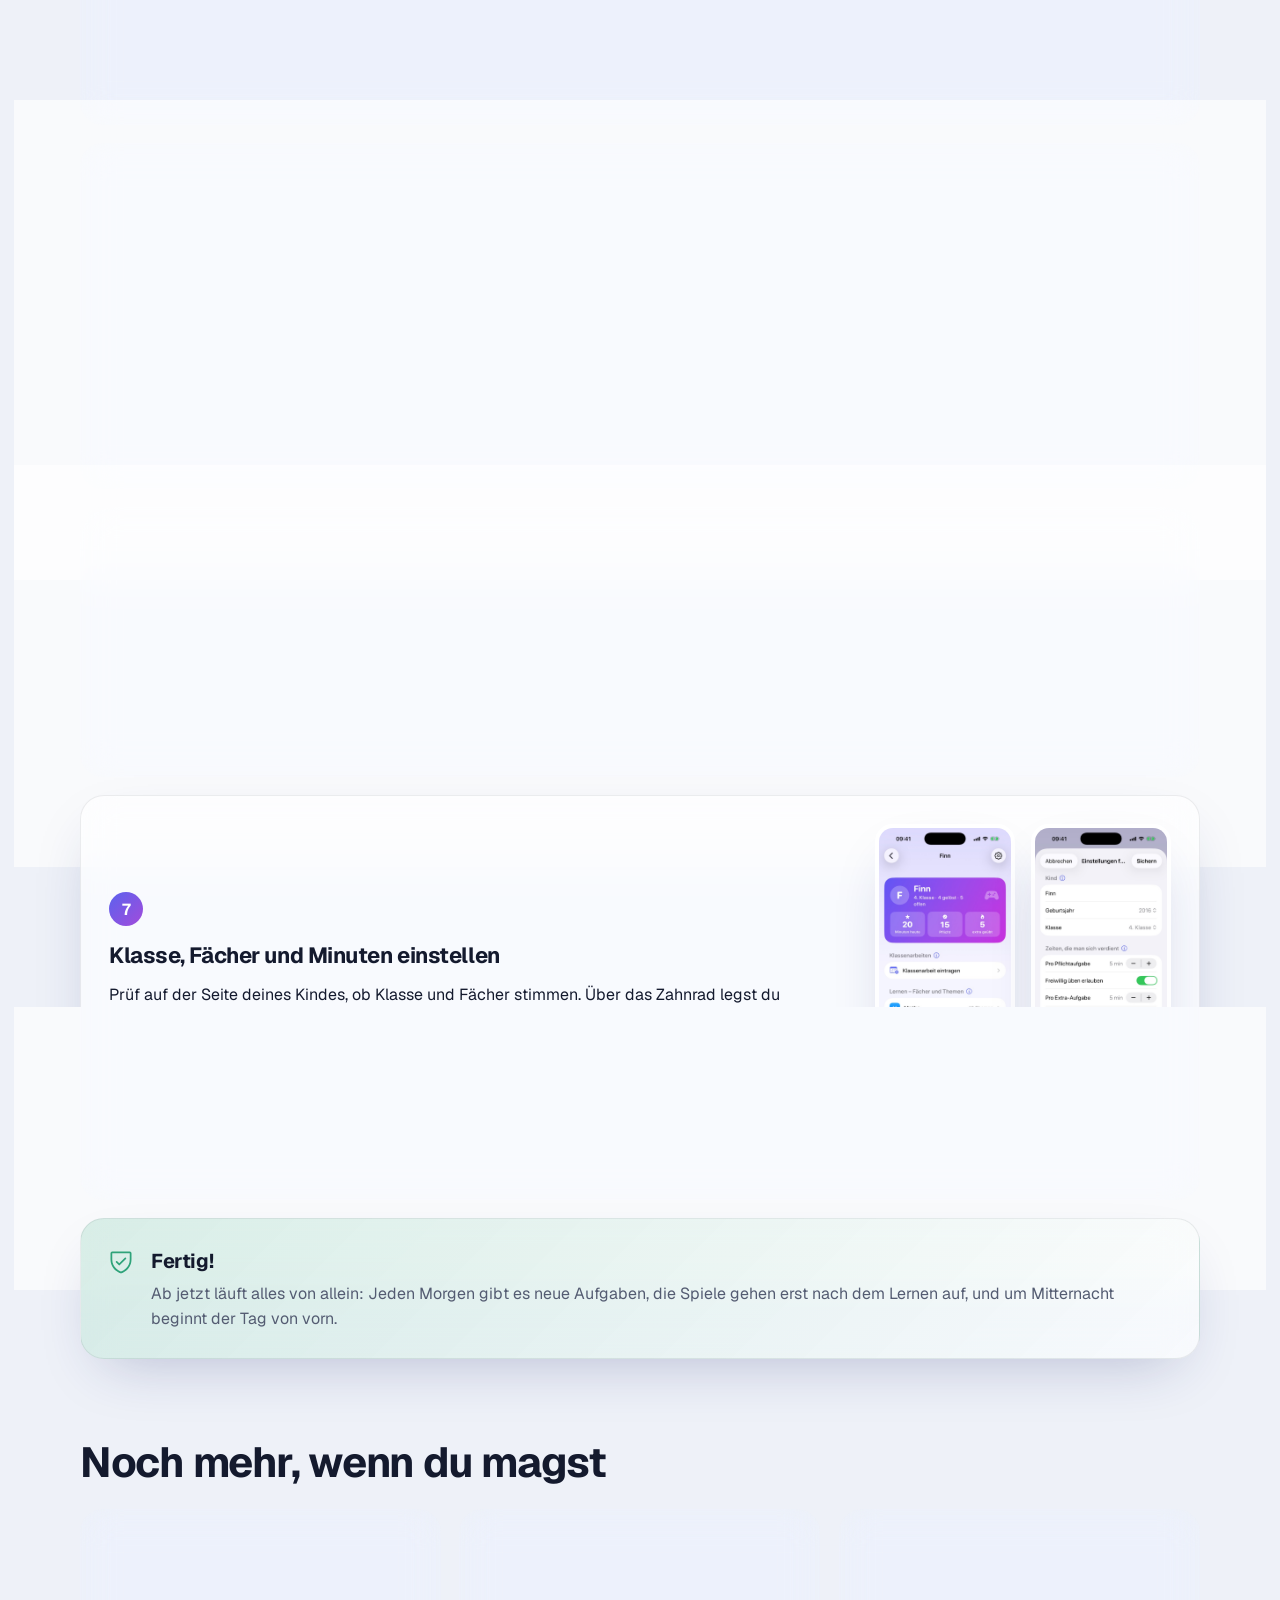
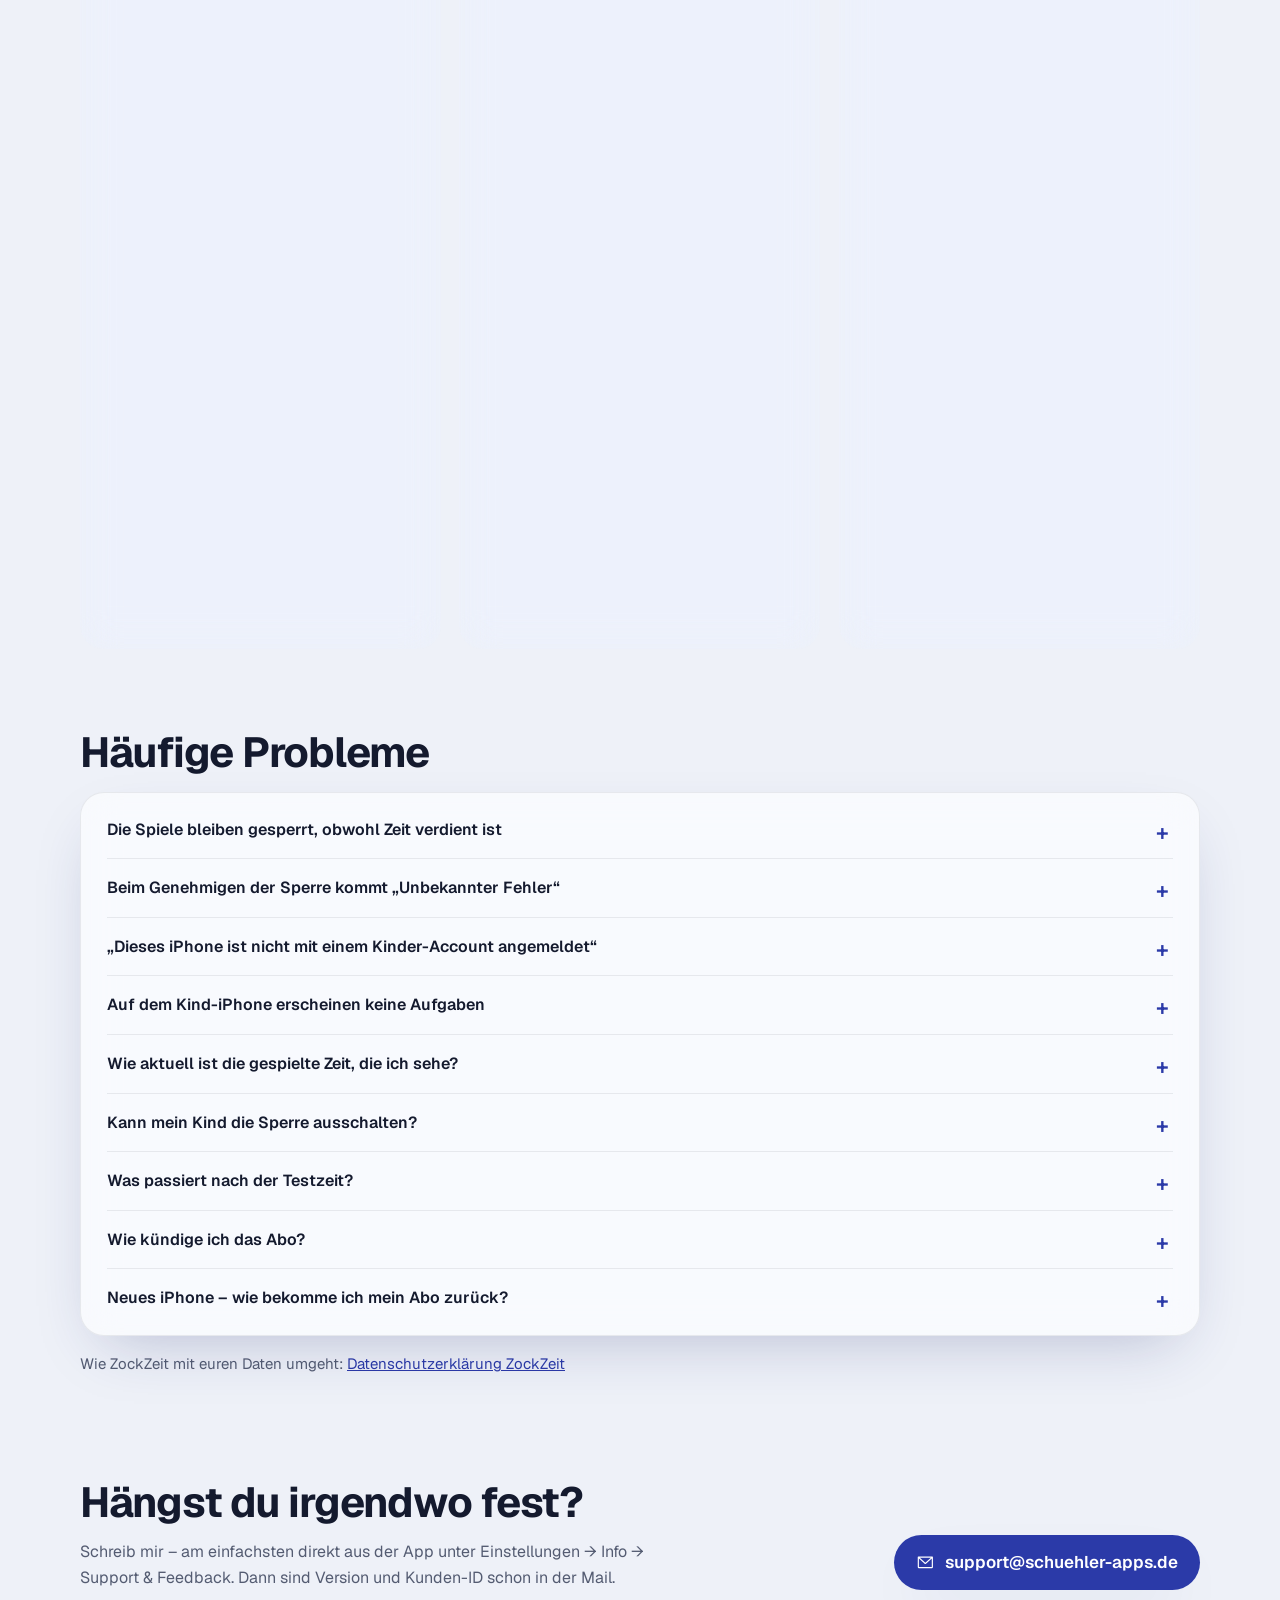
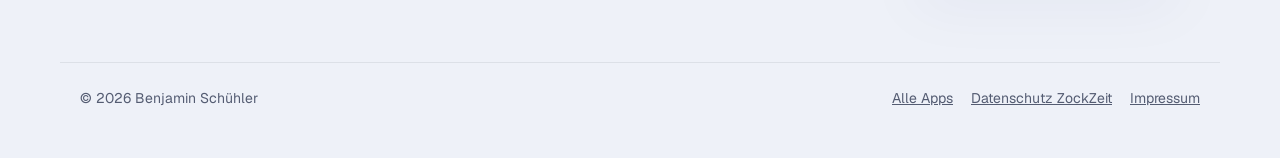
<file: zockzeit.html>
<!doctype html>
<html lang="de">
<head>
  <meta charset="utf-8">
  <meta name="viewport" content="width=device-width, initial-scale=1">
  <title>ZockZeit – Erst lernen, dann zocken | Schühler Apps</title>
  <meta name="description" content="ZockZeit: Spiele bleiben gesperrt, bis dein Kind Aufgaben passend zur Klasse gelöst hat. So funktioniert die App und so richtest du sie in 7 Schritten ein – mit Bildern.">
  <meta name="theme-color" content="#eef1f8">
  <link rel="icon" href="assets/zockzeit.jpg">
  <link rel="apple-touch-icon" href="assets/zockzeit.jpg">
  <link rel="preload" href="assets/fonts/Geist-Variable.woff2" as="font" type="font/woff2" crossorigin>
  <link rel="stylesheet" href="style.css?v=987d6cf9">
</head>
<body class="zz">
  <div class="aurora" aria-hidden="true"></div>

  <header class="nav">
    <div class="wrap nav-inner">
      <a class="brand" href="./">Schühler Apps</a>
      <nav aria-label="Seitennavigation">
        <a href="#so-gehts">So geht's</a>
        <a href="#einrichtung">Einrichtung</a>
        <a href="#probleme">Hilfe</a>
      </nav>
    </div>
  </header>

  <main>
    <!-- Kopf -->
    <section class="hero wrap">
      <div class="hero-text">
        <img class="app-icon zz-icon" src="assets/zockzeit.jpg" alt="" width="72" height="72">
        <h1>Erst lernen, dann zocken.</h1>
        <p class="lead">Mit ZockZeit verdient sich dein Kind seine Spielzeit selbst. Die Spiele bleiben gesperrt, bis Aufgaben passend zur Klasse gelöst sind. Ohne Bildschirmzeit-Code, ohne Diskussion.</p>
        <div class="zz-cta">
          <a href="https://apps.apple.com/de/app/id6824279744"><img class="zz-badge" src="assets/app-store-de.svg" alt="Laden im App Store" width="150" height="50"></a>
          <a class="more" href="#einrichtung">Zur Einrichtung <span class="icon"><svg aria-hidden="true" focusable="false" xmlns="http://www.w3.org/2000/svg" viewBox="0 0 256 256" fill="currentColor"><path d="M221.66,133.66l-72,72a8,8,0,0,1-11.32-11.32L196.69,136H40a8,8,0,0,1,0-16H196.69L138.34,61.66a8,8,0,0,1,11.32-11.32l72,72A8,8,0,0,1,221.66,133.66Z"/></svg></span></a>
        </div>
        <p class="muted zz-klein">Für iPhone. 14 Tage kostenlos testen, danach 2,99&nbsp;€ im Monat oder 19,99&nbsp;€ im Jahr – für die ganze Familie.</p>
      </div>
      <div class="hero-phones" aria-hidden="true">
        <figure class="phone p-back"><img src="assets/zockzeit/eltern-kind.jpg" alt="" width="599" height="1304"></figure>
        <figure class="phone p-front"><img src="assets/zockzeit/kind-start.jpg" alt="" width="599" height="1304"></figure>
        <figure class="phone p-side"><img src="assets/zockzeit/kind-loesen.jpg" alt="" width="599" height="1304"></figure>
      </div>
    </section>

    <!-- So funktioniert's -->
    <section class="wrap zz-block" id="so-gehts">
      <h2 class="zz-h2 reveal">So funktioniert ZockZeit</h2>
      <div class="zz-drei">
        <article class="cell zz-karte reveal">
          <span class="zz-nr">1</span>
          <h3>Aufgaben lösen</h3>
          <p>Jeden Tag gibt es neue Pflichtaufgaben in Mathe, Deutsch und Englisch – passend zur Klasse. Dazu kommen deine eigenen Aufgaben, Lernwörter oder Fragen aus einem fotografierten Arbeitsblatt.</p>
          <img class="zz-shot" src="assets/zockzeit/kind-loesen.jpg" alt="Kind löst eine Uhrzeit-Aufgabe: Es ist 8:45 Uhr. Wie spät ist es in 25 Minuten?" width="599" height="1304" loading="lazy">
        </article>
        <article class="cell zz-karte reveal">
          <span class="zz-nr">2</span>
          <h3>Zeit verdienen</h3>
          <p>Jede richtige Aufgabe bringt Minuten. Wer danach freiwillig weiter übt, bekommt Extra-Zeit – bis zu einer Grenze, die du festlegst. Erst die Pflicht, dann die Kür.</p>
          <img class="zz-shot" src="assets/zockzeit/kind-start.jpg" alt="Startseite des Kindes: Noch 10 Minuten zocken, darunter die Pflichtaufgaben" width="599" height="1304" loading="lazy">
        </article>
        <article class="cell zz-karte reveal">
          <span class="zz-nr">3</span>
          <h3>Zocken</h3>
          <p>Ist Zeit verdient, gehen die gesperrten Spiele auf. Die Minuten laufen nur, solange wirklich gespielt wird. Sind sie aufgebraucht, sperrt ZockZeit wieder.</p>
          <img class="zz-shot" src="assets/zockzeit/eltern-kind.jpg" alt="Eltern-Ansicht: Finn hat heute 20 Minuten verdient, 15 aus Pflichtaufgaben, 5 extra geübt" width="599" height="1304" loading="lazy">
        </article>
      </div>
    </section>

    <!-- Was du brauchst -->
    <section class="wrap zz-block">
      <div class="werte zz-brauchst reveal" aria-label="Was du brauchst">
        <div class="wert">
          <span class="icon big"><svg aria-hidden="true" focusable="false" xmlns="http://www.w3.org/2000/svg" viewBox="0 0 256 256" fill="currentColor"><path d="M208,40H48A16,16,0,0,0,32,56v56c0,52.72,25.52,84.67,46.93,102.19,23.06,18.86,46,25.26,47,25.53a8,8,0,0,0,4.2,0c1-.27,23.91-6.67,47-25.53C198.48,196.67,224,164.72,224,112V56A16,16,0,0,0,208,40Zm0,72c0,37.07-13.66,67.16-40.6,89.42A129.3,129.3,0,0,1,128,223.62a128.25,128.25,0,0,1-38.92-21.81C61.82,179.51,48,149.3,48,112l0-56,160,0ZM82.34,141.66a8,8,0,0,1,11.32-11.32L112,148.69l50.34-50.35a8,8,0,0,1,11.32,11.32l-56,56a8,8,0,0,1-11.32,0Z"/></svg></span>
          <div><h3>Apple-Familienfreigabe</h3><p>Dein Kind ist dort als Kind eingetragen und hat eine eigene Apple-ID.</p></div>
        </div>
        <div class="wert">
          <span class="icon big"><svg aria-hidden="true" focusable="false" xmlns="http://www.w3.org/2000/svg" viewBox="0 0 256 256" fill="currentColor"><path d="M64.34,196.07l-9.45,16a8,8,0,1,1-13.78-8.14l9.46-16a8,8,0,1,1,13.77,8.14ZM232,152H184.2l-30.73-52a8,8,0,1,0-13.77,8.14l61.41,103.93a8,8,0,0,0,13.78-8.14L193.66,168H232a8,8,0,0,0,0-16Zm-89.53,0H90.38L158.89,36.07a8,8,0,0,0-13.78-8.14L128,56.89l-17.11-29a8,8,0,1,0-13.78,8.14l21.6,36.55L71.8,152H24a8,8,0,0,0,0,16H142.47a8,8,0,1,0,0-16Z"/></svg></span>
          <div><h3>Zwei iPhones mit ZockZeit</h3><p>Deins und das deines Kindes. Beide bei iCloud angemeldet. iOS 17 oder neuer.</p></div>
        </div>
        <div class="wert">
          <span class="icon big"><svg aria-hidden="true" focusable="false" xmlns="http://www.w3.org/2000/svg" viewBox="0 0 256 256" fill="currentColor"><path d="M208,80H176V56a48,48,0,0,0-96,0V80H48A16,16,0,0,0,32,96V208a16,16,0,0,0,16,16H208a16,16,0,0,0,16-16V96A16,16,0,0,0,208,80ZM96,56a32,32,0,0,1,64,0V80H96ZM208,208H48V96H208V208Z"/></svg></span>
          <div><h3>Kein Konto, kein Code</h3><p>Alles liegt in eurer eigenen iCloud. Es gibt keinen Code, den dein Kind herausfinden kann.</p></div>
        </div>
      </div>
    </section>

    <!-- Einrichtung -->
    <section class="wrap zz-block" id="einrichtung">
      <h2 class="zz-h2 reveal">Einrichtung in 7 Schritten</h2>
      <p class="lead reveal">Einmal etwa 15 Minuten, danach läuft alles von allein. Die App führt dich mit einer Liste durch dieselben Schritte und hakt ab, was sie selbst erkennt.</p>

      <ol class="zz-schritte">
        <li class="zz-schritt reveal">
          <div class="zz-text">
            <span class="zz-nr">1</span>
            <h3>Familienfreigabe einrichten</h3>
            <p>ZockZeit nutzt Apples Bildschirmzeit-Technik für Familien. Dafür muss dein Kind in deiner Familienfreigabe <strong>als Kind</strong> eingetragen sein – mit eigener Apple-ID, nicht mit deiner.</p>
            <div class="zz-pfad" aria-label="Weg in den Einstellungen deines iPhones">
              <span>Einstellungen</span><i aria-hidden="true">›</i><span>Familie</span><i aria-hidden="true">›</i><span>Mitglied hinzufügen</span><i aria-hidden="true">›</i><span>Kinder-Account erstellen</span>
            </div>
            <p class="muted">Ist dein Kind schon in der Familie? Dann ist dieser Schritt erledigt.</p>
          </div>
        </li>

        <li class="zz-schritt reveal">
          <div class="zz-text">
            <span class="zz-nr">2</span>
            <h3>ZockZeit laden und dein Kind anlegen</h3>
            <p>Lade ZockZeit auf dein iPhone und wähle <strong>„Ich bin Mama oder Papa“</strong>. Oben rechts mit <strong>+</strong> legst du dein Kind mit Namen, Geburtsjahr und Klasse an.</p>
            <p>Auf der Startseite siehst du ab jetzt die Einrichtungs-Liste. Was ZockZeit selbst prüfen kann, hakt die App von allein ab.</p>
          </div>
          <div class="zz-bilder">
            <figure><img src="assets/zockzeit/begruessung.jpg" alt="Begrüßung beim ersten Öffnen: Erst lernen, dann zocken" width="599" height="1304" loading="lazy"><figcaption>Beim ersten Öffnen</figcaption></figure>
            <figure><img src="assets/zockzeit/einrichtung.jpg" alt="Einrichtungs-Liste mit Häkchen: 5 von 7 erledigt" width="599" height="1304" loading="lazy"><figcaption>Die Einrichtungs-Liste</figcaption></figure>
          </div>
        </li>

        <li class="zz-schritt reveal">
          <div class="zz-text">
            <span class="zz-nr">3</span>
            <h3>Kind einladen und verbinden</h3>
            <p>Tippe in ZockZeit auf <strong>„Familie einladen“</strong> und schick die Einladung per Nachricht an dein Kind. Wichtig: Berechtigung „Kann Änderungen vornehmen“.</p>
            <p>Auf dem iPhone deines Kindes: ZockZeit laden, <strong>„Ich bin das Kind“</strong> wählen und dann den Link in der Nachricht antippen. Kurz danach erscheinen dort die Aufgaben.</p>
            <p class="muted">Der andere Elternteil wird genauso eingeladen und wählt „Ich bin Mama oder Papa“. Ihr seht dann beide dieselben Kinder und Aufgaben.</p>
          </div>
          <div class="zz-bilder">
            <figure><img src="assets/zockzeit/kind-einfuehrung.jpg" alt="Einführung für das Kind: Hallo Finn!" width="599" height="1304" loading="lazy"><figcaption>So begrüßt ZockZeit dein Kind</figcaption></figure>
          </div>
        </li>

        <li class="zz-schritt zz-wichtig reveal">
          <div class="zz-text">
            <span class="zz-nr">4</span>
            <h3>App-Limits für Spiele ausschalten</h3>
            <p>Der häufigste Stolperstein: Hast du in Apples Bildschirmzeit schon ein Limit für Spiele eingestellt, bleiben die Spiele gesperrt – auch wenn dein Kind Zeit verdient hat. Lösch dieses Limit, ZockZeit übernimmt das jetzt.</p>
            <div class="zz-pfad" aria-label="Weg in den Einstellungen deines iPhones">
              <span>Einstellungen</span><i aria-hidden="true">›</i><span>Bildschirmzeit</span><i aria-hidden="true">›</i><span>dein Kind</span><i aria-hidden="true">›</i><span>App-Limits</span><i aria-hidden="true">›</i><span>Limit löschen</span>
            </div>
            <p class="muted">So erkennst du es am Sperrbildschirm: „Zockzeit aufgebraucht“ kommt von ZockZeit, „Zeitlimit“ mit Sanduhr kommt von Apple.</p>
          </div>
        </li>

        <li class="zz-schritt reveal">
          <div class="zz-text">
            <span class="zz-nr">5</span>
            <h3>Sperre auf dem Kind-iPhone genehmigen</h3>
            <p>Auf dem iPhone deines Kindes in ZockZeit oben rechts aufs <strong>Zahnrad</strong> tippen, dann <strong>„Sperre einrichten“</strong>. Du bestätigst mit <strong>deiner</strong> Apple-ID. Das ist einmalig.</p>
            <div class="zz-pfad" aria-label="Weg auf dem Kind-iPhone">
              <span>ZockZeit</span><i aria-hidden="true">›</i><span>Zahnrad</span><i aria-hidden="true">›</i><span>Sperre einrichten</span><i aria-hidden="true">›</i><span>Apple-ID von Mama oder Papa</span>
            </div>
            <p class="muted">Kommt „Unbekannter Fehler“? Dann auf deinem iPhone unter Einstellungen → Bildschirmzeit → dein Kind → Inhalte &amp; Datenschutz → Accountänderungen kurz auf „Erlauben“ stellen, genehmigen und danach wieder zurückstellen.</p>
          </div>
        </li>

        <li class="zz-schritt reveal">
          <div class="zz-text">
            <span class="zz-nr">6</span>
            <h3>Gesperrte Apps auswählen</h3>
            <p>Auf deinem iPhone: dein Kind antippen, oben rechts aufs <strong>Zahnrad</strong> und <strong>„Gesperrte Apps auswählen“</strong>. Du siehst die Apps vom iPhone deines Kindes.</p>
            <p>Am einfachsten hakst du die ganze Kategorie <strong>„Spiele“</strong> an, dazu einzelne Apps wie YouTube oder TikTok. Neue Spiele sind dann automatisch mit drin.</p>
          </div>
        </li>

        <li class="zz-schritt reveal">
          <div class="zz-text">
            <span class="zz-nr">7</span>
            <h3>Klasse, Fächer und Minuten einstellen</h3>
            <p>Prüf auf der Seite deines Kindes, ob Klasse und Fächer stimmen. Über das Zahnrad legst du fest, wie viele Aufgaben es am Tag gibt, wie viele Minuten eine Aufgabe bringt und wie viel Extra-Zeit durch freiwilliges Üben drin ist.</p>
            <p class="muted">Jede Einstellung hat in der App ein kleines ⓘ mit Erklärung.</p>
          </div>
          <div class="zz-bilder">
            <figure><img src="assets/zockzeit/eltern-kind.jpg" alt="Seite des Kindes mit Fächern, Themen und Klassenarbeiten" width="599" height="1304" loading="lazy"><figcaption>Fächer und Themen</figcaption></figure>
            <figure><img src="assets/zockzeit/einstellen.jpg" alt="Einstellungen: Minuten pro Aufgabe, freiwillig üben, Aufgaben pro Tag" width="599" height="1304" loading="lazy"><figcaption>Minuten und Aufgaben pro Tag</figcaption></figure>
          </div>
        </li>
      </ol>

      <div class="cell zz-fertig reveal">
        <span class="icon big"><svg aria-hidden="true" focusable="false" xmlns="http://www.w3.org/2000/svg" viewBox="0 0 256 256" fill="currentColor"><path d="M208,40H48A16,16,0,0,0,32,56v56c0,52.72,25.52,84.67,46.93,102.19,23.06,18.86,46,25.26,47,25.53a8,8,0,0,0,4.2,0c1-.27,23.91-6.67,47-25.53C198.48,196.67,224,164.72,224,112V56A16,16,0,0,0,208,40Zm0,72c0,37.07-13.66,67.16-40.6,89.42A129.3,129.3,0,0,1,128,223.62a128.25,128.25,0,0,1-38.92-21.81C61.82,179.51,48,149.3,48,112l0-56,160,0ZM82.34,141.66a8,8,0,0,1,11.32-11.32L112,148.69l50.34-50.35a8,8,0,0,1,11.32,11.32l-56,56a8,8,0,0,1-11.32,0Z"/></svg></span>
        <div>
          <h3>Fertig!</h3>
          <p>Ab jetzt läuft alles von allein: Jeden Morgen gibt es neue Aufgaben, die Spiele gehen erst nach dem Lernen auf, und um Mitternacht beginnt der Tag von vorn.</p>
        </div>
      </div>
    </section>

    <!-- Mehr Möglichkeiten -->
    <section class="wrap zz-block">
      <h2 class="zz-h2 reveal">Noch mehr, wenn du magst</h2>
      <div class="zz-drei">
        <article class="cell zz-karte reveal">
          <h3>Arbeitsblatt fotografieren</h3>
          <p>Fotografier einen Lernzettel aus der Schule. ZockZeit liest den Text und macht daraus Fragen – mit Apple Intelligence direkt auf dem iPhone, nichts wird hochgeladen.</p>
          <img class="zz-shot" src="assets/zockzeit/foto.jpg" alt="Aus einem fotografierten Text über Igel werden Fragen erstellt" width="599" height="1304" loading="lazy">
        </article>
        <article class="cell zz-karte reveal">
          <h3>Freiwillig üben</h3>
          <p>Sind die Pflichtaufgaben geschafft, kann dein Kind weiter üben und sich Extra-Minuten holen. Raten lohnt sich nicht: Falsche Antworten bringen weniger.</p>
          <img class="zz-shot" src="assets/zockzeit/kind-ueben.jpg" alt="Freiwillig üben für Extra-Zeit" width="599" height="1304" loading="lazy">
        </article>
        <article class="cell zz-karte zz-liste reveal">
          <h3>Und außerdem</h3>
          <ul>
            <li><strong>Klassenarbeit-Training:</strong> Datum und Themen eintragen, bis dahin kommen sie öfter dran – mit Probearbeit.</li>
            <li><strong>Eigene Fächer</strong> wie Religion oder Sachunterricht.</li>
            <li><strong>Foto als Beweis</strong> für Aufgaben wie „Zimmer aufräumen“ – du bestätigst mit einem Tipp.</li>
            <li><strong>Stopp-Knopf:</strong> Mit einem Tipp stoppst du das Zocken. Dein Kind bekommt eine Mitteilung, und du siehst in der App, wann der Stopp angekommen ist.</li>
            <li><strong>Pausen beim Zocken:</strong> Zum Beispiel nach 30 Minuten Spielen 30 Minuten Pause. Die übrigen Minuten bleiben erhalten.</li>
            <li><strong>Lernstand:</strong> Du siehst, wie viele Antworten richtig und falsch waren und welche Fragen schwerfallen. Falsche Fragen kommen wieder, richtige seltener.</li>
            <li><strong>Zeit schenken</strong> oder abziehen, wenn es mal nötig ist.</li>
          </ul>
        </article>
      </div>
    </section>

    <!-- Häufige Probleme -->
    <section class="wrap zz-block" id="probleme">
      <h2 class="zz-h2 reveal">Häufige Probleme</h2>
      <div class="cell zz-faq reveal">
        <details>
          <summary>Die Spiele bleiben gesperrt, obwohl Zeit verdient ist</summary>
          <p>Fast immer ist noch ein App-Limit in Apples Bildschirmzeit aktiv (Schritt 4). Am Sperrbildschirm erkennst du es: „Zockzeit aufgebraucht“ kommt von ZockZeit, „Zeitlimit“ mit Sanduhr kommt von Apple.</p>
        </details>
        <details>
          <summary>Beim Genehmigen der Sperre kommt „Unbekannter Fehler“</summary>
          <p>Auf deinem iPhone unter Einstellungen → Bildschirmzeit → dein Kind → Inhalte &amp; Datenschutz → Accountänderungen kurz auf „Erlauben“ stellen, genehmigen und danach wieder auf „Nicht erlauben“.</p>
        </details>
        <details>
          <summary>„Dieses iPhone ist nicht mit einem Kinder-Account angemeldet“</summary>
          <p>Auf dem iPhone deines Kindes ist nicht seine eigene Apple-ID angemeldet, oder es ist in der Familienfreigabe nicht als Kind eingetragen (Schritt 1).</p>
        </details>
        <details>
          <summary>Auf dem Kind-iPhone erscheinen keine Aufgaben</summary>
          <p>Den Link in der Einladung auf dem Kind-iPhone antippen, nachdem dort „Ich bin das Kind“ gewählt wurde. Danach in ZockZeit auf „Ich habe den Link schon angetippt“ tippen. Beide iPhones müssen bei iCloud angemeldet sein.</p>
        </details>
        <details>
          <summary>Wie aktuell ist die gespielte Zeit, die ich sehe?</summary>
          <p>Das Kind-iPhone meldet die gespielten Minuten im Hintergrund. Meist ist die Zahl nach ein paar Sekunden aktuell. Hat dein Kind ZockZeit ganz weggewischt oder ist der Stromsparmodus an, kommt sie erst, wenn ZockZeit dort wieder geöffnet wird.</p>
        </details>
        <details>
          <summary>Kann mein Kind die Sperre ausschalten?</summary>
          <p>Die Sperre läuft über Apples Bildschirmzeit-Technik. ZockZeit lässt sich auf dem Kind-iPhone nicht ohne deine Zustimmung löschen, und welche Apps gesperrt sind, änderst nur du. Dein iPhone-Code und dein Bildschirmzeit-Code sollten deinem Kind nicht bekannt sein.</p>
        </details>
        <details>
          <summary>Was passiert nach der Testzeit?</summary>
          <p>Du testest 14 Tage kostenlos. Danach geht es mit dem Abo weiter: 2,99&nbsp;€ im Monat oder 19,99&nbsp;€ im Jahr, für alle Kinder und beide Eltern. Endet das Abo, macht ZockZeit auf dem Kind-iPhone Pause und gibt die Spiele frei.</p>
        </details>
        <details>
          <summary>Wie kündige ich das Abo?</summary>
          <p>Auf deinem iPhone unter Einstellungen → [dein Name] → Abonnements → ZockZeit. Das Abo läuft dann bis zum Ende des bezahlten Zeitraums weiter.</p>
        </details>
        <details>
          <summary>Neues iPhone – wie bekomme ich mein Abo zurück?</summary>
          <p>In ZockZeit unter Einstellungen → Abo → Käufe wiederherstellen. Nutze dieselbe Apple-ID wie beim Kauf.</p>
        </details>
      </div>
      <p class="muted zz-mehr">Wie ZockZeit mit euren Daten umgeht: <a href="zockzeit-datenschutz">Datenschutzerklärung ZockZeit</a></p>
    </section>

    <section class="support wrap reveal" id="support">
      <div>
        <h2>Hängst du irgendwo fest?</h2>
        <p>Schreib mir – am einfachsten direkt aus der App unter Einstellungen → Info → Support &amp; Feedback. Dann sind Version und Kunden-ID schon in der Mail.</p>
      </div>
      <a class="btn btn-mail" href="mailto:support@schuehler-apps.de?subject=ZockZeit"><span class="icon"><svg aria-hidden="true" focusable="false" xmlns="http://www.w3.org/2000/svg" viewBox="0 0 256 256" fill="currentColor"><path d="M224,48H32a8,8,0,0,0-8,8V192a16,16,0,0,0,16,16H216a16,16,0,0,0,16-16V56A8,8,0,0,0,224,48ZM203.43,64,128,133.15,52.57,64ZM216,192H40V74.19l82.59,75.71a8,8,0,0,0,10.82,0L216,74.19V192Z"/></svg></span>support@schuehler-apps.de</a>
    </section>
  </main>

  <footer class="wrap">
    <span>&copy; 2026 Benjamin Schühler</span>
    <nav aria-label="Rechtliches">
      <a href="./">Alle Apps</a>
      <a href="zockzeit-datenschutz">Datenschutz ZockZeit</a>
      <a href="impressum.html">Impressum</a>
    </nav>
  </footer>

  <script>
    // Einblenden beim Scrollen (ohne Scroll-Listener); bei reduzierter Bewegung sofort sichtbar
    (function () {
      var items = document.querySelectorAll('.reveal');
      if (!('IntersectionObserver' in window) || matchMedia('(prefers-reduced-motion: reduce)').matches) {
        items.forEach(function (el) { el.classList.add('in'); });
        return;
      }
      var io = new IntersectionObserver(function (entries) {
        entries.forEach(function (e) {
          if (e.isIntersecting) { e.target.classList.add('in'); io.unobserve(e.target); }
        });
      }, { threshold: 0.1 });
      items.forEach(function (el) { io.observe(el); });
    })();
  </script>
</body>
</html>
</file>
<file: style.css>
@font-face { font-family: "Geist"; src: url("assets/fonts/Geist-Variable.woff2") format("woff2"); font-weight: 100 900; font-display: swap; }

:root {
  --bg: #eef1f8;
  --text: #141a2e;
  --muted: #545c72;
  --accent: #2b3aa8;
  --accent-ink: #ffffff;
  --glass: rgba(255, 255, 255, 0.62);
  --glass-strong: rgba(255, 255, 255, 0.8);
  --line: rgba(20, 26, 46, 0.08);
  --shadow: 0 24px 60px -24px rgba(32, 44, 110, 0.28);
  --a1: rgba(80, 110, 235, 0.32);
  --a2: rgba(60, 190, 170, 0.26);
  --a3: rgba(255, 186, 110, 0.28);
  --radius: 24px;
}
@media (prefers-color-scheme: dark) {
  :root {
    --bg: #0c1020;
    --text: #eef0f7;
    --muted: #a3a9bd;
    --accent: #8f9cff;
    --accent-ink: #0c1020;
    --glass: rgba(26, 31, 54, 0.62);
    --glass-strong: rgba(30, 36, 62, 0.86);
    --line: rgba(255, 255, 255, 0.08);
    --shadow: 0 24px 60px -24px rgba(0, 0, 0, 0.6);
    --a1: rgba(70, 90, 230, 0.34);
    --a2: rgba(40, 160, 145, 0.22);
    --a3: rgba(220, 140, 70, 0.16);
  }
}

* { box-sizing: border-box; }
html { scroll-behavior: smooth; }
body {
  margin: 0; background: var(--bg); color: var(--text);
  font-family: "Geist", -apple-system, BlinkMacSystemFont, "Segoe UI", Roboto, sans-serif;
  line-height: 1.6; -webkit-font-smoothing: antialiased; overflow-x: hidden;
}
a { color: var(--accent); }
img { display: block; max-width: 100%; height: auto; }
.wrap { max-width: 1160px; margin: 0 auto; padding-left: 20px; padding-right: 20px; }
.icon { display: inline-flex; width: 1.1em; height: 1.1em; vertical-align: -0.15em; }
.icon svg { width: 100%; height: 100%; }

/* Hintergrund: ruhige Farbflächen, die sich langsam verschieben */
.aurora { position: fixed; inset: -20vmax; z-index: -1; pointer-events: none; filter: blur(60px);
  background:
    radial-gradient(38vmax 30vmax at 18% 12%, var(--a1), transparent 70%),
    radial-gradient(34vmax 28vmax at 85% 22%, var(--a2), transparent 70%),
    radial-gradient(40vmax 30vmax at 60% 88%, var(--a3), transparent 70%);
}
@media (prefers-reduced-motion: no-preference) {
  .aurora { animation: drift 28s ease-in-out infinite alternate; }
  @keyframes drift { to { transform: translate3d(3vmax, -2vmax, 0) rotate(6deg) scale(1.06); } }
}

/* Navigation */
.nav { position: sticky; top: 0; z-index: 10; backdrop-filter: saturate(160%) blur(16px); -webkit-backdrop-filter: saturate(160%) blur(16px);
  background: color-mix(in srgb, var(--bg) 70%, transparent); border-bottom: 1px solid var(--line); }
.nav-inner { display: flex; align-items: center; justify-content: space-between; height: 64px; }
.brand { font-weight: 700; letter-spacing: -0.02em; color: var(--text); text-decoration: none; font-size: 18px; }
.nav nav { display: flex; gap: 22px; }
.nav nav a { color: var(--muted); text-decoration: none; font-weight: 500; }
.nav nav a:hover { color: var(--text); }

/* Hero */
.hero { display: grid; grid-template-columns: 1.05fr 1fr; gap: 40px; align-items: center; padding-top: 64px; padding-bottom: 72px; min-height: min(760px, calc(100dvh - 64px)); }
.hero h1 { font-size: clamp(38px, 5.4vw, 64px); line-height: 1.05; letter-spacing: -0.035em; margin: 0 0 20px; max-width: 12ch; }
.lead { font-size: clamp(17px, 1.6vw, 20px); color: var(--muted); max-width: 44ch; margin: 0 0 32px; }
.btn { display: inline-flex; align-items: center; gap: 10px; background: var(--accent); color: var(--accent-ink); text-decoration: none;
  font-weight: 600; padding: 14px 22px; border-radius: 999px; box-shadow: var(--shadow); transition: transform .3s cubic-bezier(.16,1,.3,1), box-shadow .3s; white-space: nowrap; }
.btn:hover { transform: translateY(-2px); }
.btn:active { transform: translateY(0) scale(.98); }

.hero-phones { position: relative; height: 560px; }
.phone { position: absolute; margin: 0; width: 230px; border-radius: 36px; padding: 8px; background: var(--glass-strong);
  border: 1px solid var(--line); box-shadow: var(--shadow); }
.phone img { border-radius: 28px; }
.p-front { left: 50%; top: 20px; transform: translateX(-50%); z-index: 3; width: 250px; }
.p-back { left: 4%; top: 80px; transform: rotate(-8deg); z-index: 2; }
.p-side { right: 2%; top: 100px; transform: rotate(7deg); z-index: 1; }
@media (prefers-reduced-motion: no-preference) {
  .phone { animation: rise .9s cubic-bezier(.16,1,.3,1) both; }
  .p-back { animation-delay: .12s; } .p-side { animation-delay: .22s; }
  @keyframes rise { from { opacity: 0; translate: 0 40px; } to { opacity: 1; translate: 0 0; } }
  .p-front img { animation: float 7s ease-in-out 1s infinite; }
  @keyframes float { 50% { transform: translateY(-8px); } }
}

/* Apps */
.apps { padding-top: 40px; padding-bottom: 48px; }
.apps h2, .support h2 { font-size: clamp(28px, 3.4vw, 42px); letter-spacing: -0.03em; line-height: 1.1; margin: 0 0 32px; max-width: 18ch; }
.bento { display: grid; grid-template-columns: repeat(6, 1fr); gap: 18px; }
.cell { position: relative; overflow: hidden; border-radius: var(--radius); background: var(--glass); border: 1px solid var(--line);
  backdrop-filter: blur(18px) saturate(150%); -webkit-backdrop-filter: blur(18px) saturate(150%);
  box-shadow: var(--shadow); min-height: 380px; display: flex; transition: transform .4s cubic-bezier(.16,1,.3,1); }
.cell:hover { transform: translateY(-4px); }
.cell-text { position: relative; z-index: 2; padding: 26px; display: flex; flex-direction: column; gap: 6px; max-width: 58%; }
.cell h3 { margin: 10px 0 0; font-size: 22px; letter-spacing: -0.02em; }
.cell p { margin: 0; }
.fuer { color: var(--muted); font-size: 14px; }
.cell-text > p:not(.fuer) { margin-top: 6px; }
.app-icon { width: 56px; height: 56px; border-radius: 14px; box-shadow: 0 6px 16px -6px rgba(0,0,0,.25); }
.links { display: flex; flex-wrap: wrap; gap: 8px; margin-top: 14px; }
.links img { height: 38px; width: auto; }
.links img.gp { height: 38px; }
.more { margin-top: auto; padding-top: 16px; font-weight: 600; text-decoration: none; display: inline-flex; align-items: center; gap: 6px; }
.more:hover .icon { transform: translateX(3px); }
.more .icon { transition: transform .25s; }
.shot { position: absolute; z-index: 1; width: 210px; right: 22px; bottom: -70px; border-radius: 26px;
  border: 6px solid var(--glass-strong); box-shadow: var(--shadow); transform: rotate(4deg); transition: transform .5s cubic-bezier(.16,1,.3,1); }
.cell:hover .shot { transform: rotate(2deg) translateY(-10px); }

.c-dent { grid-column: span 4; min-height: 440px; background: linear-gradient(135deg, color-mix(in srgb, var(--accent) 16%, var(--glass)), var(--glass)); }
.c-dent .shot { width: 250px; right: 40px; bottom: -90px; }
.c-kasse { grid-column: span 2; min-height: 440px; }
.c-kasse .cell-text { max-width: 100%; padding-bottom: 170px; }
.c-kasse .shot { width: 170px; right: 18px; bottom: -160px; transform: rotate(-5deg); }
.c-fahrt, .c-kick, .c-zock { grid-column: span 2; }
.c-fahrt .cell-text, .c-kick .cell-text, .c-zock .cell-text { max-width: 100%; padding-bottom: 150px; }
.c-fahrt .shot, .c-kick .shot, .c-zock .shot { width: 160px; right: 18px; bottom: -150px; }
.c-kick { background: linear-gradient(160deg, color-mix(in srgb, #2fa37a 14%, var(--glass)), var(--glass)); }
.c-zock { background: linear-gradient(160deg, color-mix(in srgb, #ff9f5a 14%, var(--glass)), var(--glass)); }

/* Werte: ein durchgehendes Band statt einzelner Karten */
.werte { display: grid; grid-template-columns: repeat(3, 1fr); gap: 0; margin-top: 40px; margin-bottom: 40px; border-radius: var(--radius);
  background: var(--glass); border: 1px solid var(--line); backdrop-filter: blur(18px); -webkit-backdrop-filter: blur(18px); padding: 8px; }
.wert { display: flex; gap: 14px; padding: 22px; }
.wert + .wert { border-left: 1px solid var(--line); }
.wert h3 { margin: 0 0 4px; font-size: 17px; }
.wert p { margin: 0; color: var(--muted); font-size: 15px; }
.icon.big { width: 28px; height: 28px; flex: none; color: var(--accent); margin-top: 2px; }

/* Support */
.support { display: grid; grid-template-columns: 1.4fr auto; gap: 32px; align-items: end; padding-top: 48px; padding-bottom: 72px; }
.support h2 { margin-bottom: 14px; }
.support p { color: var(--muted); max-width: 54ch; margin: 0; }
.btn-mail { font-size: 17px; }

footer { display: flex; flex-wrap: wrap; gap: 8px 20px; justify-content: space-between; color: var(--muted); font-size: 14px;
  padding-top: 24px; padding-bottom: 48px; border-top: 1px solid var(--line); }
footer nav { display: flex; gap: 18px; }
footer a { color: var(--muted); }

/* Einblenden beim Scrollen */
@media (prefers-reduced-motion: no-preference) {
  .reveal { opacity: 0; transform: translateY(28px); transition: opacity .8s cubic-bezier(.16,1,.3,1), transform .8s cubic-bezier(.16,1,.3,1); }
  .reveal.in { opacity: 1; transform: none; }
  .bento .cell:nth-child(2) { transition-delay: .06s; }
  .bento .cell:nth-child(3) { transition-delay: .1s; }
  .bento .cell:nth-child(4) { transition-delay: .16s; }
  .bento .cell:nth-child(5) { transition-delay: .22s; }
}

/* Unterseiten (Impressum, Datenschutz) */
.text { max-width: 720px; padding-top: 48px; padding-bottom: 72px; }
.text h1 { letter-spacing: -0.03em; }
.text h2 { font-size: 19px; margin-top: 32px; }
.muted { color: var(--muted); }

/* Tablet */
@media (max-width: 960px) {
  .hero { grid-template-columns: 1fr; padding-top: 40px; min-height: 0; }
  .hero-phones { height: 440px; }
  .phone { width: 180px; } .p-front { width: 200px; }
  .c-dent, .c-kasse { grid-column: span 6; }
  .c-fahrt, .c-kick, .c-zock { grid-column: span 3; }
  .c-zock { grid-column: span 6; }
  .c-kasse .cell-text { max-width: 60%; padding-bottom: 26px; }
  .c-kasse .shot { right: 40px; bottom: -110px; }
  .werte { grid-template-columns: 1fr; }
  .wert + .wert { border-left: 0; border-top: 1px solid var(--line); }
  .support { grid-template-columns: 1fr; align-items: start; }
}
/* Handy */
@media (max-width: 600px) {
  .wrap { padding-left: 16px; padding-right: 16px; }
  .hero-phones { height: 360px; }
  .phone { width: 140px; border-radius: 26px; padding: 6px; } .phone img { border-radius: 20px; }
  .p-front { width: 160px; } .p-back { left: 0; } .p-side { right: 0; }
  .bento { grid-template-columns: 1fr; }
  .cell, .c-dent, .c-kasse, .c-fahrt, .c-kick, .c-zock { grid-column: auto; min-height: 0; }
  .cell-text, .c-kasse .cell-text, .c-dent .cell-text { max-width: 100%; padding-bottom: 170px; }
  .shot, .c-dent .shot, .c-kasse .shot, .c-fahrt .shot, .c-kick .shot, .c-zock .shot { width: 150px; right: 18px; bottom: -120px; transform: rotate(4deg); }
  .btn-mail { font-size: 15px; white-space: normal; }
}

/* ZockZeit-Seite (zockzeit.html) */
.zz .hero { min-height: 0; padding-bottom: 56px; }
.zz .hero h1 { max-width: 11ch; }
.zz-icon { width: 72px; height: 72px; border-radius: 18px; margin-bottom: 18px; }
.zz-cta { display: flex; flex-wrap: wrap; align-items: center; gap: 18px 24px; }
.zz-cta .more { margin: 0; padding: 0; }
.zz-badge { height: 50px; width: auto; }
.zz-klein { font-size: 15px; margin-top: 18px; max-width: 46ch; }
.zz-block { padding-top: 40px; padding-bottom: 40px; scroll-margin-top: 72px; }
.zz-h2 { font-size: clamp(28px, 3.4vw, 42px); letter-spacing: -0.03em; line-height: 1.1; margin: 0 0 16px; }
.zz-block > .lead { margin-bottom: 28px; }
.zz-nr { display: inline-flex; align-items: center; justify-content: center; width: 34px; height: 34px; border-radius: 50%;
  background: linear-gradient(135deg, #5b62ee, #a24bdb); color: #fff; font-weight: 700; font-size: 16px; flex: none; }

/* drei Karten nebeneinander, Bild unten im Rahmen */
.zz-drei { display: grid; grid-template-columns: repeat(3, 1fr); gap: 18px; margin-top: 24px; }
.zz-karte { flex-direction: column; padding: 24px 24px 0; min-height: 0; gap: 8px; }
.zz-karte h3 { margin: 6px 0 0; font-size: 21px; letter-spacing: -0.02em; }
.zz-karte p { margin: 0; color: var(--muted); }
.zz-shot { width: 72%; max-width: 240px; margin: 18px auto -60px; border-radius: 26px; border: 6px solid var(--glass-strong);
  box-shadow: var(--shadow); transition: transform .5s cubic-bezier(.16,1,.3,1); }
.zz-karte { overflow: hidden; padding-bottom: 0; }
.zz-karte:hover .zz-shot { transform: translateY(-8px); }
.zz-liste { padding-bottom: 24px; }
.zz-liste ul { margin: 6px 0 0; padding-left: 20px; color: var(--muted); }
.zz-liste li { margin: 6px 0; color: var(--muted); }
.zz-liste li strong { color: var(--text); }
.zz-karte:nth-child(1) { background: linear-gradient(160deg, color-mix(in srgb, #5b62ee 14%, var(--glass)), var(--glass)); }
.zz-karte:nth-child(2) { background: linear-gradient(160deg, color-mix(in srgb, #ff9f5a 14%, var(--glass)), var(--glass)); }
.zz-karte:nth-child(3) { background: linear-gradient(160deg, color-mix(in srgb, #2fa37a 14%, var(--glass)), var(--glass)); }

.zz-brauchst { margin: 0; }

/* Einrichtung: Schritte mit Text links, Bildern rechts */
.zz-schritte { list-style: none; margin: 0; padding: 0; display: grid; gap: 18px; counter-reset: none; }
.zz-schritt { display: grid; grid-template-columns: 1fr auto; gap: 28px; align-items: center; padding: 28px; border-radius: var(--radius);
  background: var(--glass); border: 1px solid var(--line); backdrop-filter: blur(18px) saturate(150%); -webkit-backdrop-filter: blur(18px) saturate(150%);
  box-shadow: var(--shadow); }
.zz-schritt:not(:has(.zz-bilder)) { grid-template-columns: 1fr; }
.zz-text { max-width: 62ch; }
.zz-text h3 { font-size: 22px; letter-spacing: -0.02em; margin: 12px 0 8px; }
.zz-text p { margin: 0 0 10px; }
.zz-text .muted { font-size: 15px; }
.zz-wichtig { background: linear-gradient(160deg, color-mix(in srgb, #ff9f5a 16%, var(--glass)), var(--glass)); }
.zz-bilder { display: flex; gap: 16px; }
.zz-bilder figure { margin: 0; width: 190px; text-align: center; }
.zz-bilder img { border-radius: 24px; border: 6px solid var(--glass-strong); box-shadow: var(--shadow); }
.zz-bilder figcaption { font-size: 13px; color: var(--muted); margin-top: 10px; }

/* Weg durch die Einstellungen, wie eine Reihe von Tipp-Zielen */
.zz-pfad { display: flex; flex-wrap: wrap; align-items: center; gap: 6px; margin: 14px 0; }
.zz-pfad span { background: var(--glass-strong); border: 1px solid var(--line); border-radius: 10px; padding: 6px 12px;
  font-size: 15px; font-weight: 600; }
.zz-pfad i { font-style: normal; color: var(--muted); }
.zz-pfad span:last-child { background: var(--accent); color: var(--accent-ink); border-color: transparent; }

.zz-fertig { display: flex; gap: 16px; padding: 26px; min-height: 0; margin-top: 18px;
  background: linear-gradient(135deg, color-mix(in srgb, #2fa37a 18%, var(--glass)), var(--glass)); }
.zz-fertig h3 { margin: 0 0 4px; font-size: 20px; }
.zz-fertig p { margin: 0; color: var(--muted); }
.zz-fertig .icon.big { color: #2fa37a; }

/* Häufige Probleme */
.zz-faq { display: block; padding: 8px 26px; min-height: 0; }
.zz-faq details { border-top: 1px solid var(--line); padding: 16px 0; }
.zz-faq details:first-child { border-top: 0; }
.zz-faq summary { cursor: pointer; font-weight: 600; list-style: none; position: relative; padding-right: 32px; }
.zz-faq summary::-webkit-details-marker { display: none; }
.zz-faq summary::after { content: "+"; position: absolute; right: 4px; top: -2px; color: var(--accent); font-size: 1.4rem; }
.zz-faq details[open] summary::after { content: "–"; }
.zz-faq details p { margin: 10px 0 0; color: var(--muted); }
.zz-mehr { margin-top: 16px; font-size: 15px; }

@media (max-width: 960px) {
  .zz-drei { grid-template-columns: 1fr 1fr; }
  .zz-schritt { grid-template-columns: 1fr; }
  .zz-bilder { justify-content: flex-start; }
}
@media (max-width: 600px) {
  .zz-drei { grid-template-columns: 1fr; }
  .zz-schritt { padding: 22px 18px; }
  .zz-bilder { gap: 12px; }
  .zz-bilder figure { width: calc(50% - 6px); max-width: 170px; }
  .zz-bilder img { border-radius: 18px; border-width: 4px; }
  .zz-shot { width: 62%; }
  .zz-faq { padding: 4px 18px; }
  .zz-pfad span { font-size: 14px; }
}
@media (max-width: 600px) {
  .zz .brand { white-space: nowrap; }
  .zz .nav nav { gap: 12px; }
  .zz .nav nav a { white-space: nowrap; font-size: 14px; }
}

/* ZockZeit-Seite: Bilder kleiner (Handy-Bilder nur als Ausschnitt von oben) */
.zz .hero-phones { height: 440px; }
.zz .phone { width: 180px; border-radius: 30px; padding: 6px; }
.zz .phone img { border-radius: 24px; }
.zz .p-front { width: 200px; }
.zz-shot { width: 160px; height: 230px; object-fit: cover; object-position: top; margin: 18px auto -6px;
  border-radius: 22px 22px 0 0; border-width: 5px; border-bottom: 0; }
.zz-bilder figure { width: 140px; }
.zz-bilder img { border-radius: 18px; border-width: 4px; }
@media (max-width: 960px) {
  .zz .hero-phones { height: 360px; }
  .zz .phone { width: 150px; } .zz .p-front { width: 165px; }
}
@media (max-width: 600px) {
  .zz .hero { padding-bottom: 24px; }
  .zz .hero-phones { height: 250px; }
  .zz .phone { width: 105px; border-radius: 18px; padding: 4px; } .zz .phone img { border-radius: 14px; }
  .zz .p-front { width: 120px; }
  .zz-shot { width: 130px; height: 170px; }
  .zz-bilder figure { width: 110px; max-width: none; }
  .zz-bilder img { border-radius: 14px; border-width: 3px; }
}
</file>
